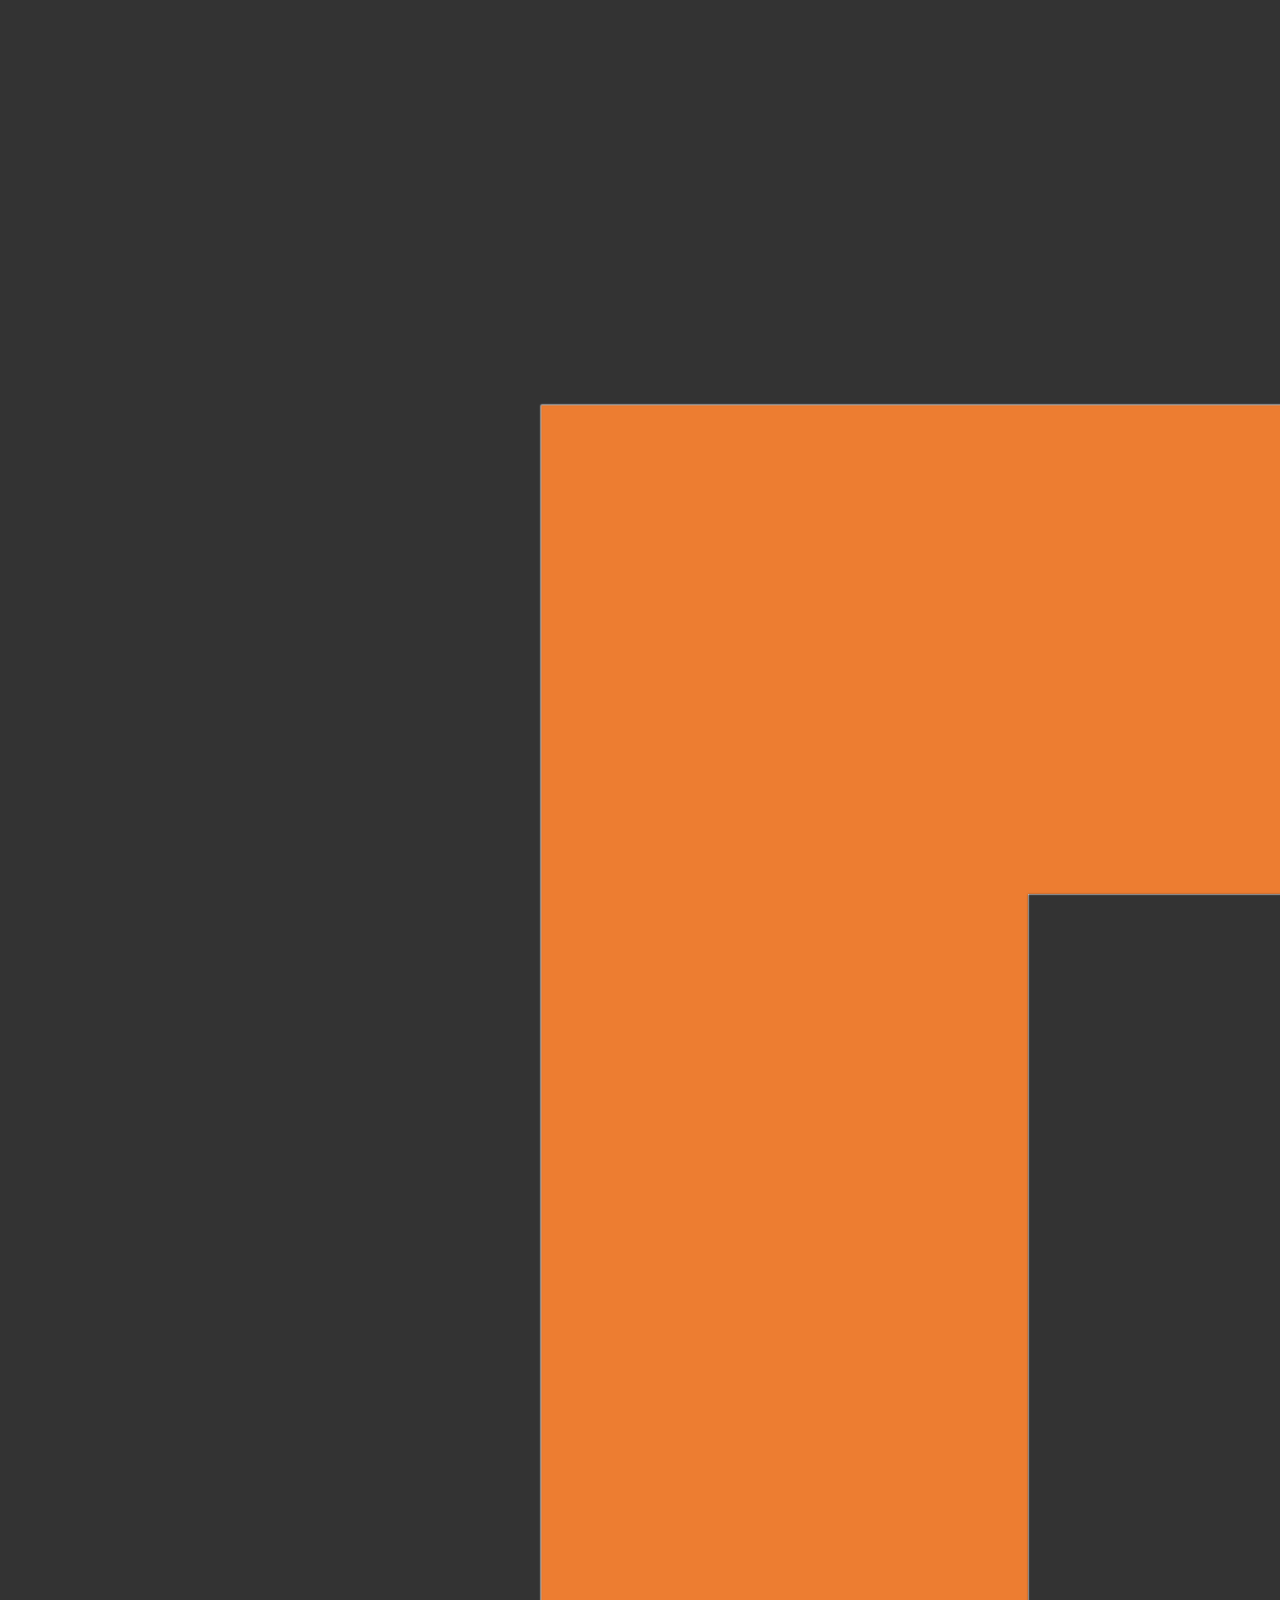
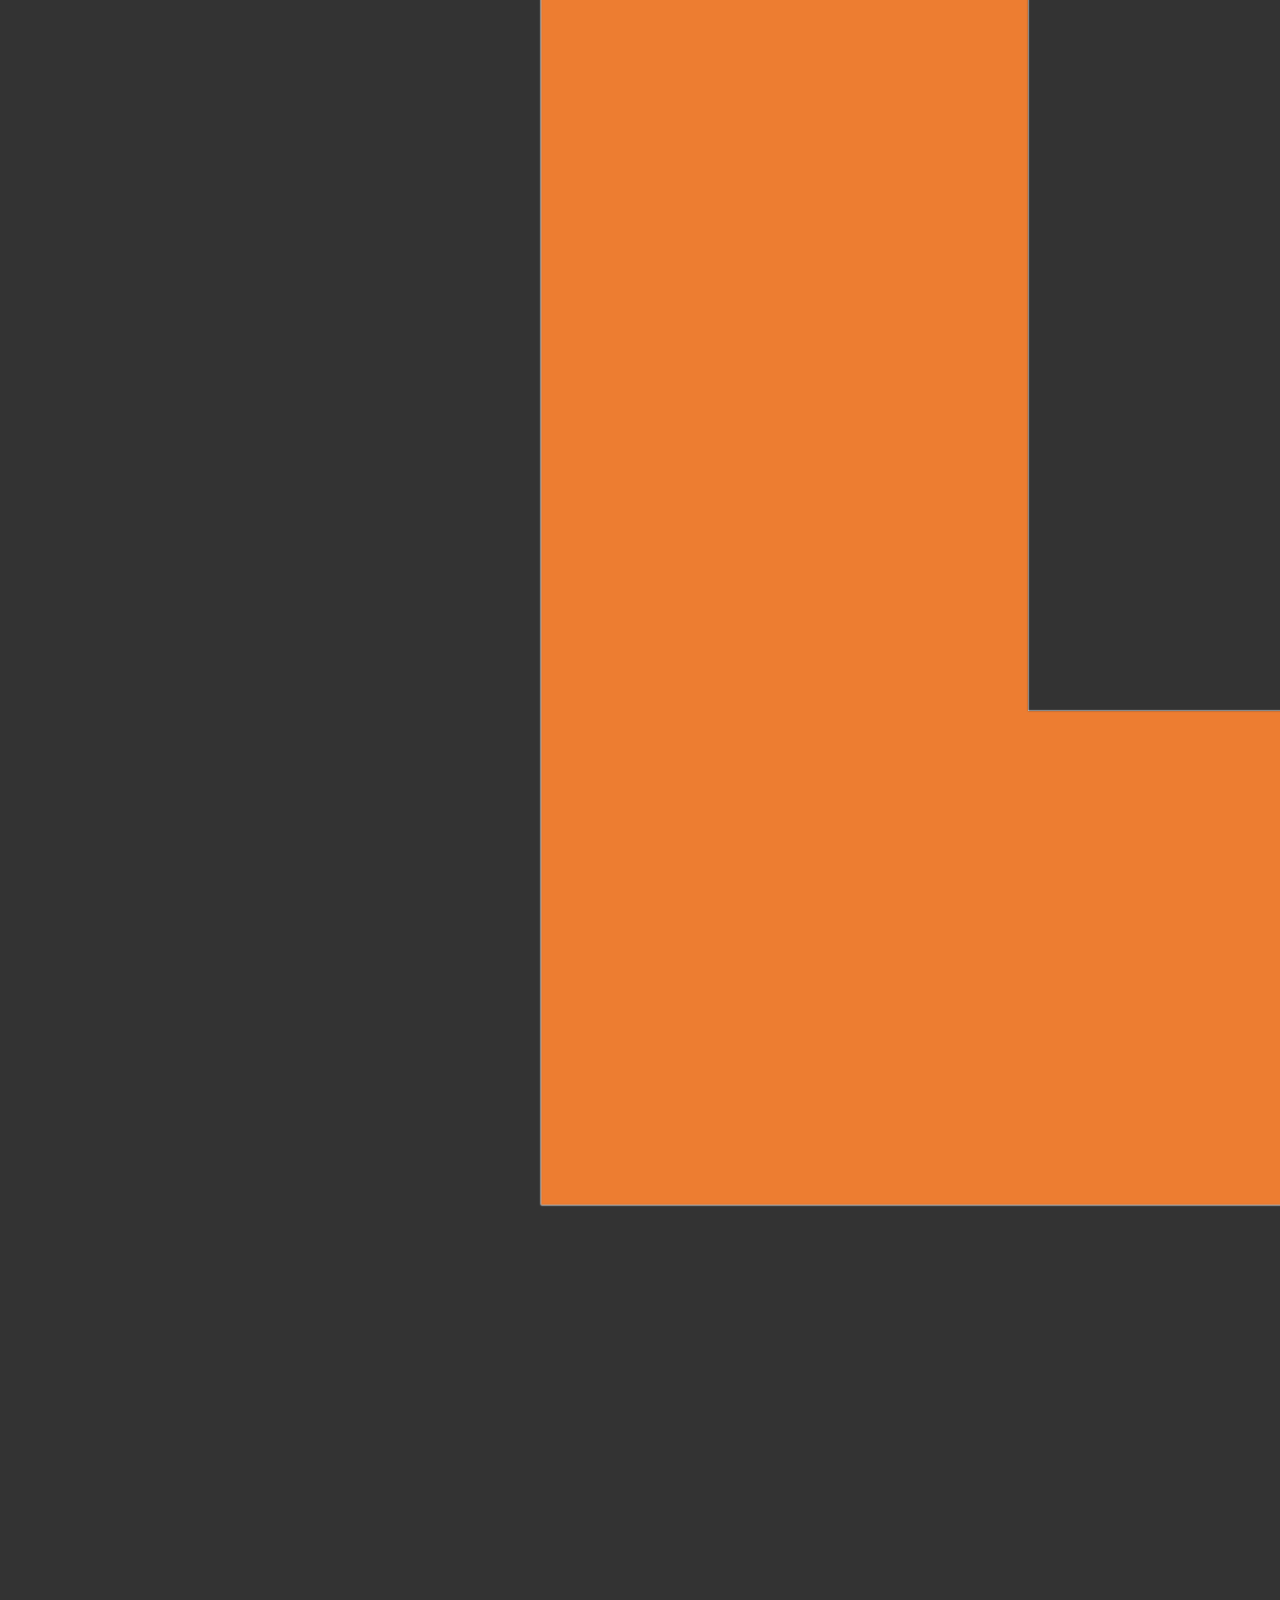
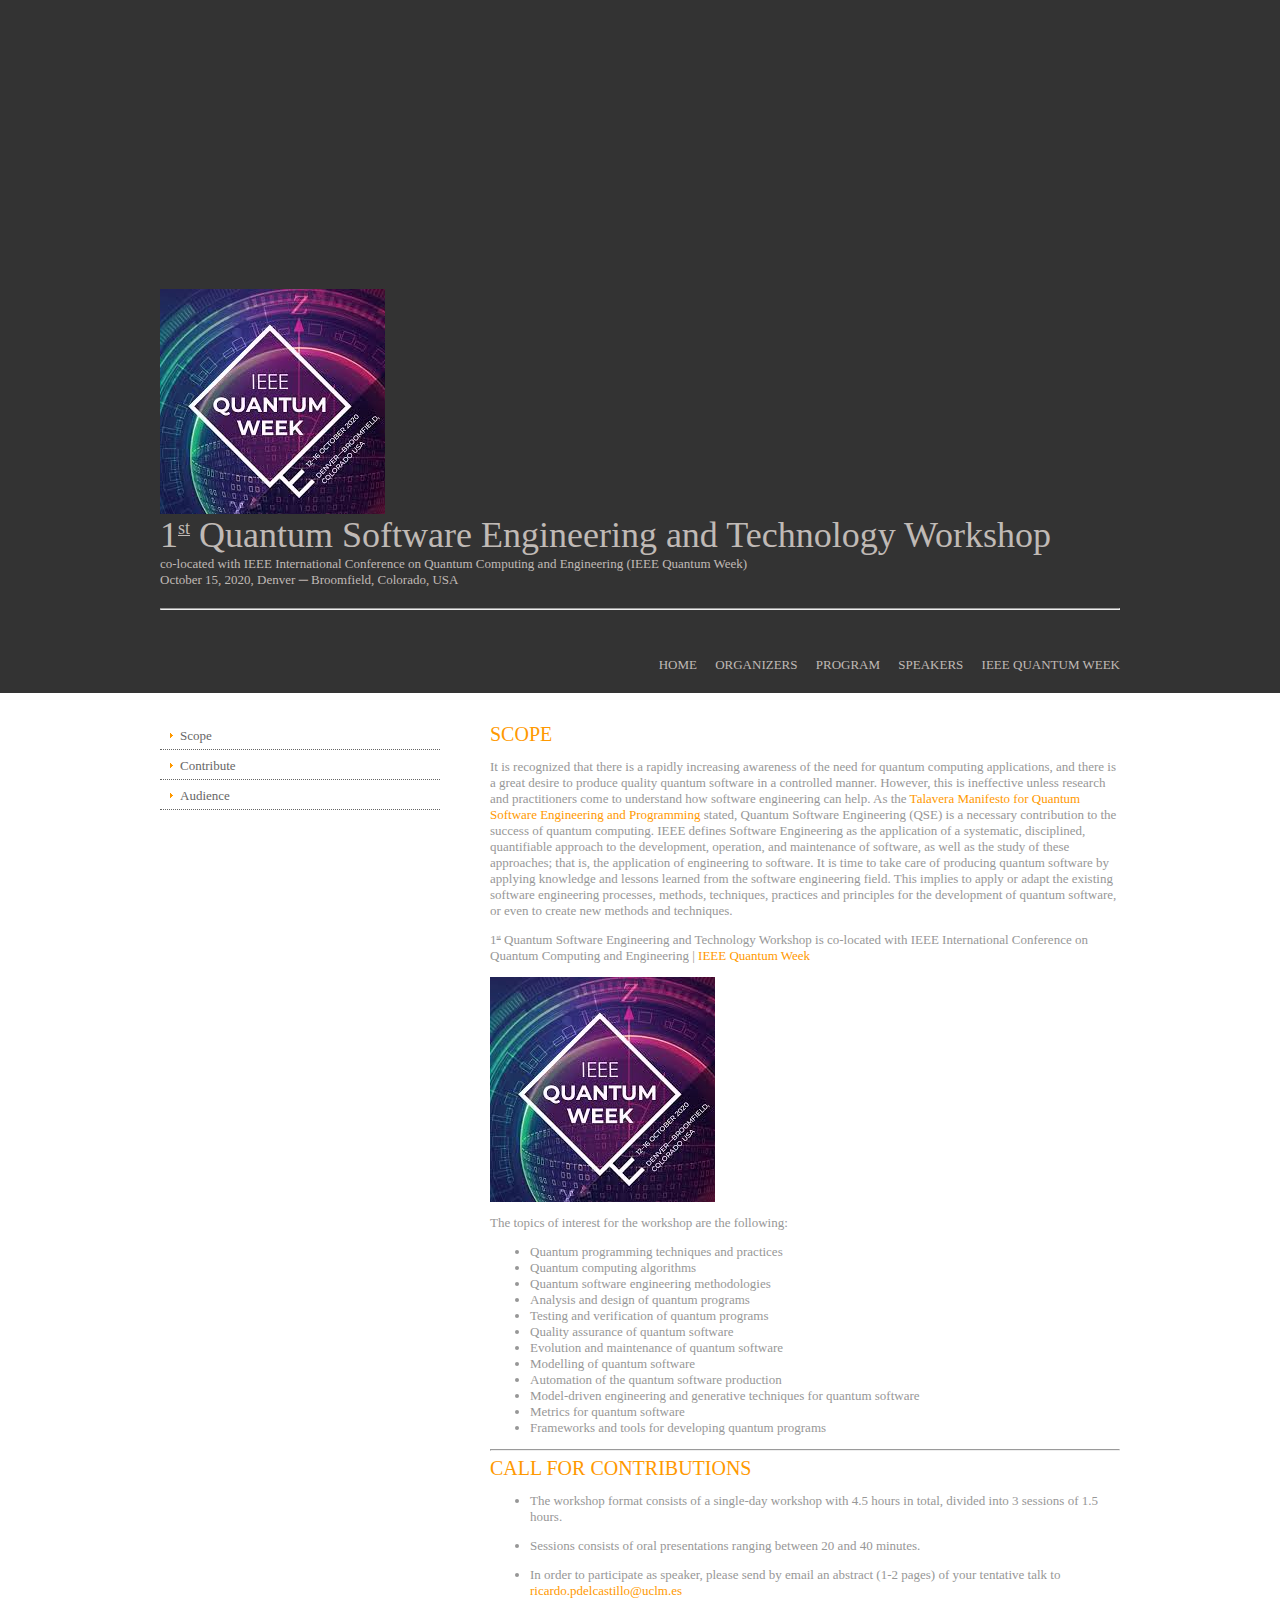
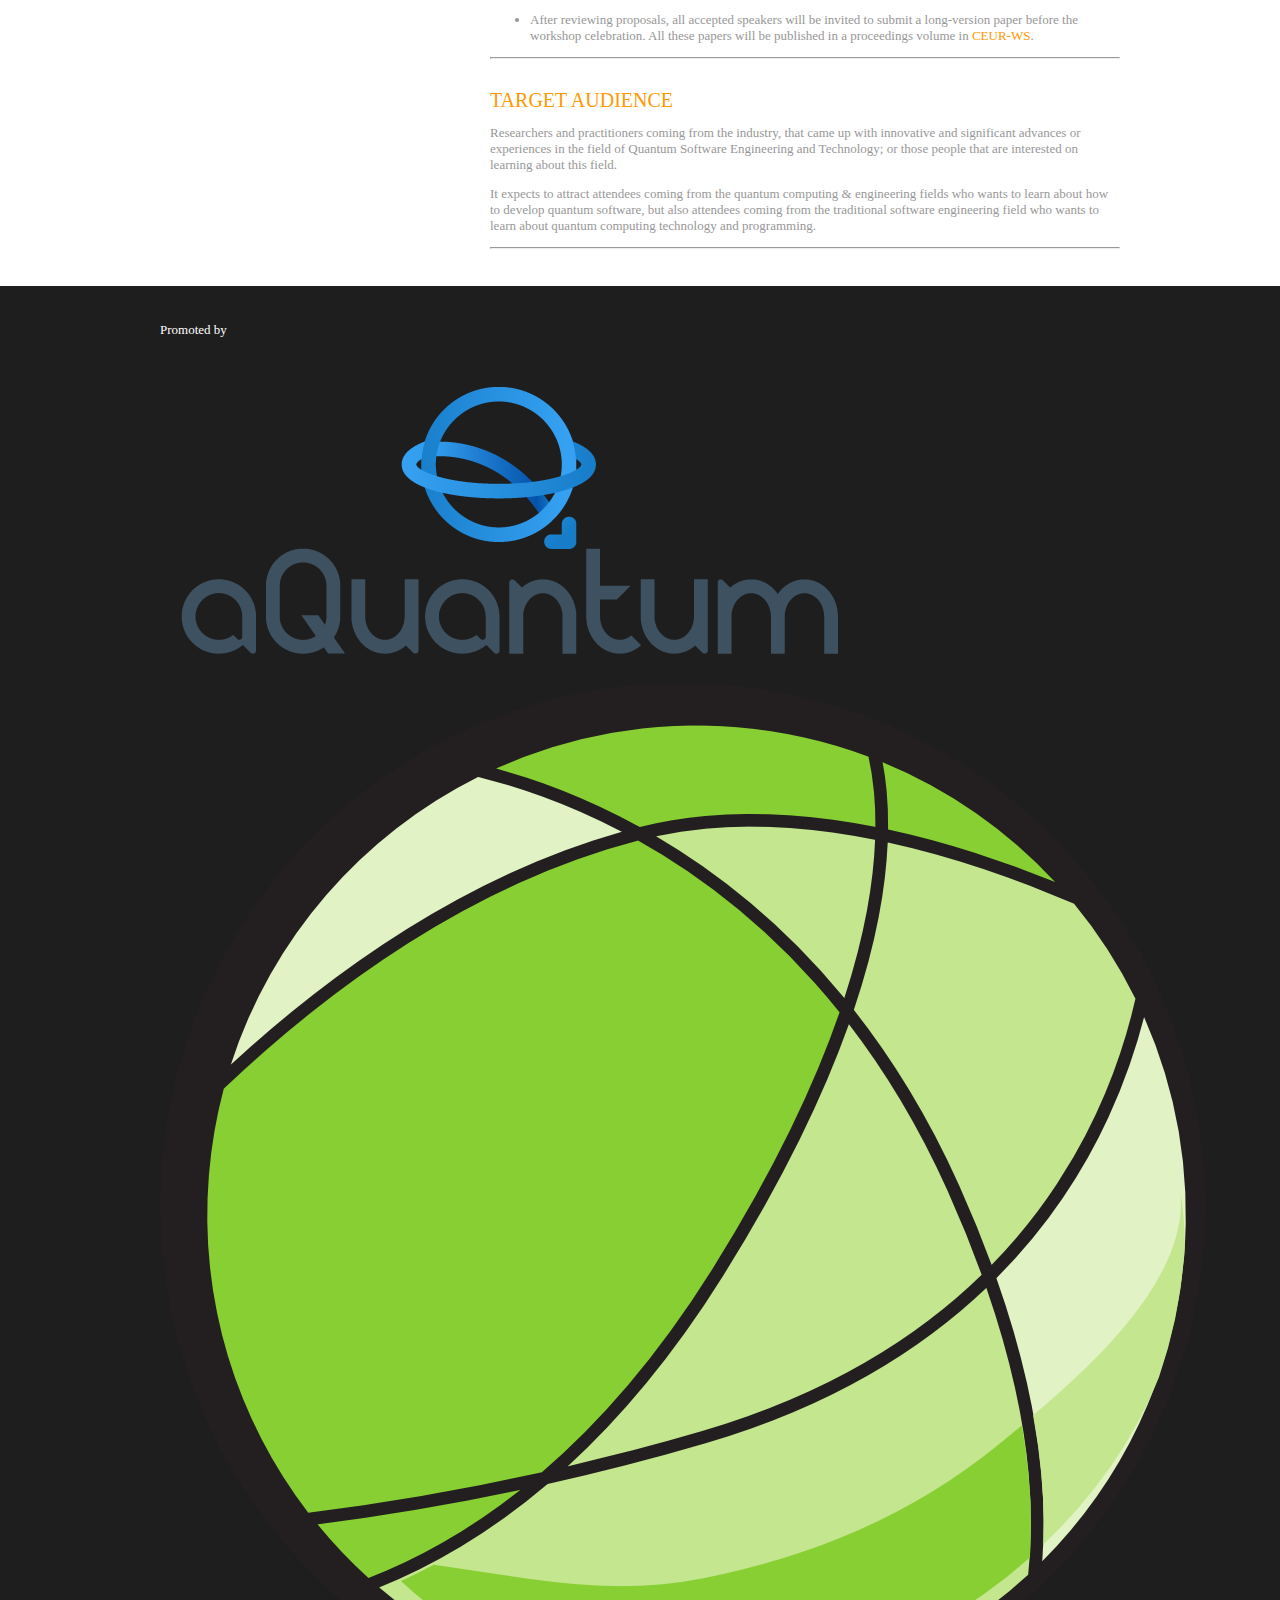
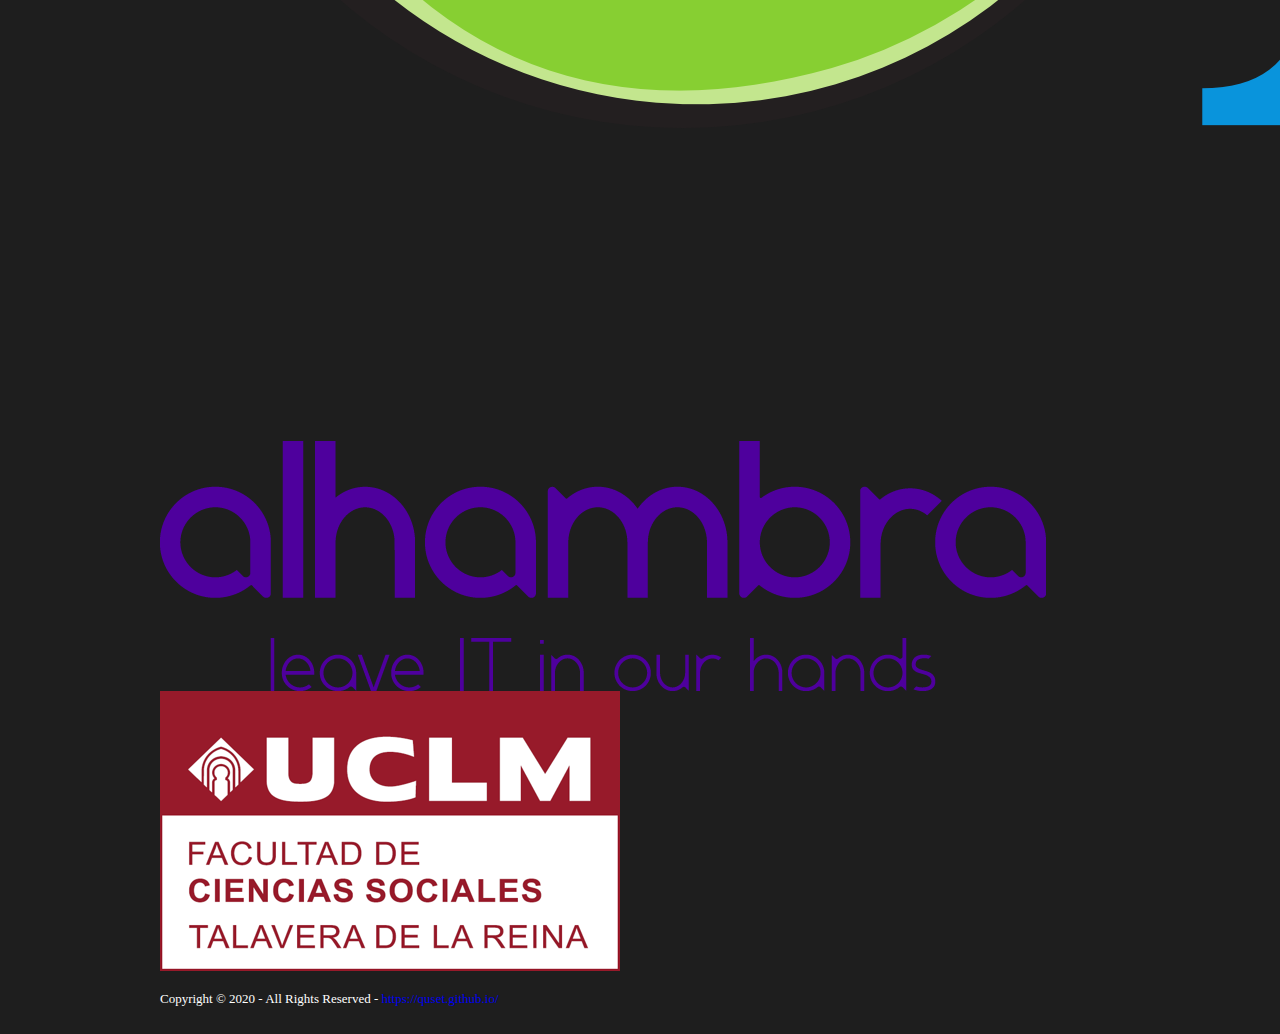
<file: index.html>
<!DOCTYPE html>
<html lang="en" dir="ltr">
<head>
<title>1st Quantum Software Engineering and Technology Workshop</title>
<meta charset="UTF-8">
<link rel="stylesheet" href="styles/layout.css" type="text/css">
<link rel="icon" href="./images/logo/favicon.ico" type="image/x-icon" />
<!--[if lt IE 9]><script src="scripts/html5shiv.js"></script><![endif]-->
</head>
<body>
<div class="wrapper row1">
  <header id="header" class="clear">
    <div id="hgroup">
      <img id="qsetlogo" src="./images/logo/qset-logo.png"/>
      <a href="https://qce.quantum.ieee.org/"><img id="ieeelogo" src="./images/logo/ieeequantumweek.jpg"/></a>
      <h1><a href="./index.html">1<sup style="text-decoration: underline;font-size:50% !important;">st</sup> Quantum Software Engineering and Technology Workshop</a></h1>
      <h2>co-located with IEEE International Conference on Quantum Computing and Engineering (IEEE Quantum Week)</h2>
      <h2>October 15, 2020, Denver ─ Broomfield, Colorado, USA </h2>
    </div>
    <hr/>
    <nav>
      <ul>
        <li><a href="./index.html" class="page_selected">Home</a></li>
        <li><a href="./organizers.html">Organizers</a></li>
        <li><a href="./program.html">Program</a></li>
        <li><a href="./speakers.html">Speakers</a></li>
        <li class="last"><a href="https://qce.quantum.ieee.org/">IEEE Quantum Week</a></li>
      </ul>
    </nav>
    <div class="clear"></div>
  </header>
</div>


<!-- content -->
<div class="wrapper row2">
  <div id="container">
    <!-- content body -->
    <aside id="left_column">
      <nav>
        <ul>
          <li><a href="#scope">Scope</a></li>
          <li><a href="#contribute">Contribute</a></li>
          <li class="last"><a href="#audience">Audience</a></li>
        </ul>
      </nav>
    </aside>
    <!-- main content -->
    <div id="content">
      <!-- section 1 -->
      <section>
        <article id="scope">
          <h2 ><a href="#">Scope</a></h2>
          
          <p>It is recognized that there is a rapidly increasing awareness of the need for quantum computing applications, and there is a great desire 
          to produce quality quantum software in a controlled manner. However, this is ineffective unless research and practitioners come to understand 
          how software engineering can help. As the <a href="https://www.aquantum.es/manifesto/">Talavera Manifesto for Quantum Software Engineering and Programming</a> stated, Quantum Software Engineering (QSE) 
          is a necessary contribution to the success of quantum computing. IEEE defines Software Engineering as the application of a systematic, disciplined, 
          quantifiable approach to the development, operation, and maintenance of software, as well as the study of these approaches; that is, the 
          application of engineering to software. It is time to take care of producing quantum software by applying knowledge and lessons learned from the 
          software engineering field. This implies to apply or adapt the existing software engineering processes, methods, techniques, practices and principles 
          for the development of quantum software, or even to create new methods and techniques.</p>
      	  
      	  <p>1<sup style="text-decoration: underline;font-size:50% !important;">st</sup> Quantum Software Engineering and Technology Workshop</a> is 
      	  co-located with IEEE International Conference on Quantum Computing and Engineering | <a href="https://qce.quantum.ieee.org/" >IEEE Quantum Week</a></p>
      	  <a href="https://qce.quantum.ieee.org/"><img id="ieeelogo" src="./images/logo/ieeequantumweek.jpg"/></a>

      	  <p> The topics of interest for the workshop are the following:</p>
      	  <ul>
			<li>Quantum programming techniques and practices </li>
			<li>Quantum computing algorithms                                                   </li>
			<li>Quantum software engineering methodologies                                     </li>
			<li>Analysis and design of quantum programs                                        </li>
			<li>Testing and verification of quantum programs                                   </li>
			<li>Quality assurance of quantum software                                          </li>
			<li>Evolution and maintenance of quantum software                                  </li>
			<li>Modelling of quantum software                                                  </li>
			<li>Automation of the quantum software production                                  </li>
			<li>Model-driven engineering and generative techniques for quantum software        </li>
			<li>Metrics for quantum software                                                   </li>
			<li>Frameworks and tools for developing quantum programs                           </li>
      	  </ul>
		</article>
		<hr/>
        
        
         <article>
          <h2><a href="#">Call for Contributions</a></h2>
          <ul><li>The workshop format consists of a single-day workshop with 4.5 hours in total, divided into 3 sessions of 1.5 hours.  </li></ul>
          <ul><li>Sessions consists of oral presentations ranging between 20 and 40 minutes. </li></ul>
          <ul><li>In order to participate as speaker, please send by email an abstract (1-2 pages) of your tentative talk to <a href="mailto:ricardo.pdelcastillo@uclm.es">ricardo.pdelcastillo@uclm.es</a> </li></ul> 
          <ul><li>After reviewing proposals, all accepted speakers will be invited to submit a long-version paper before the workshop celebration. All these papers will be published in a proceedings volume in <a href="http://ceur-ws.org/">CEUR-WS</a>.</li></ul>
        </article>
        <hr/>
        
      </section>

      <section id="contribute" class="last clear">
       <article id="audience">
          <h2 ><a href="#">Target Audience</a></h2>
          <p> Researchers and practitioners coming from the industry, that came up with innovative 
          and significant advances or experiences in the field of Quantum Software Engineering and Technology; or those people that are interested on learning 
          about this field. </p>
          <p>It expects to attract attendees coming from the quantum computing & engineering fields who wants to learn about how to 
          develop quantum software, but also attendees coming from the traditional software engineering field who wants to learn about 
          quantum computing technology and programming.</p>
        </article>
        <hr/>
       
       
      </section>
    </div>
    <!-- / content body -->
    <div class="clear"></div>
  </div>
</div>


<!-- footer -->
<div class="wrapper row3">
 <br/>
</div>
<div class="wrapper row4">
  <footer id="footer">
  	<div>
  		<p>Promoted by</p>
	  	<a href="https://www.aquantum.es/"><img src="./images/logo/aquantum.png"></a>
	    <a href="http://alarcos.esi.uclm.es/"><img src="./images/logo/alarcos.png"></a>
	    <a href="https://www.alhambrait.com/"><img src="./images/logo/alhambra.png"></a>
	    <a href="https://www.uclm.es/es/toledo/fcsociales/grado-informatica/"><img src="./images/logo/uclm.png"></a>
  	</div>
    <p >Copyright &copy; 2020 - All Rights Reserved - <a href="#">https://quset.github.io/</a></p>
    
    <div class="clear"></div>
  </footer>
</div>
</body>
</html>
</file>
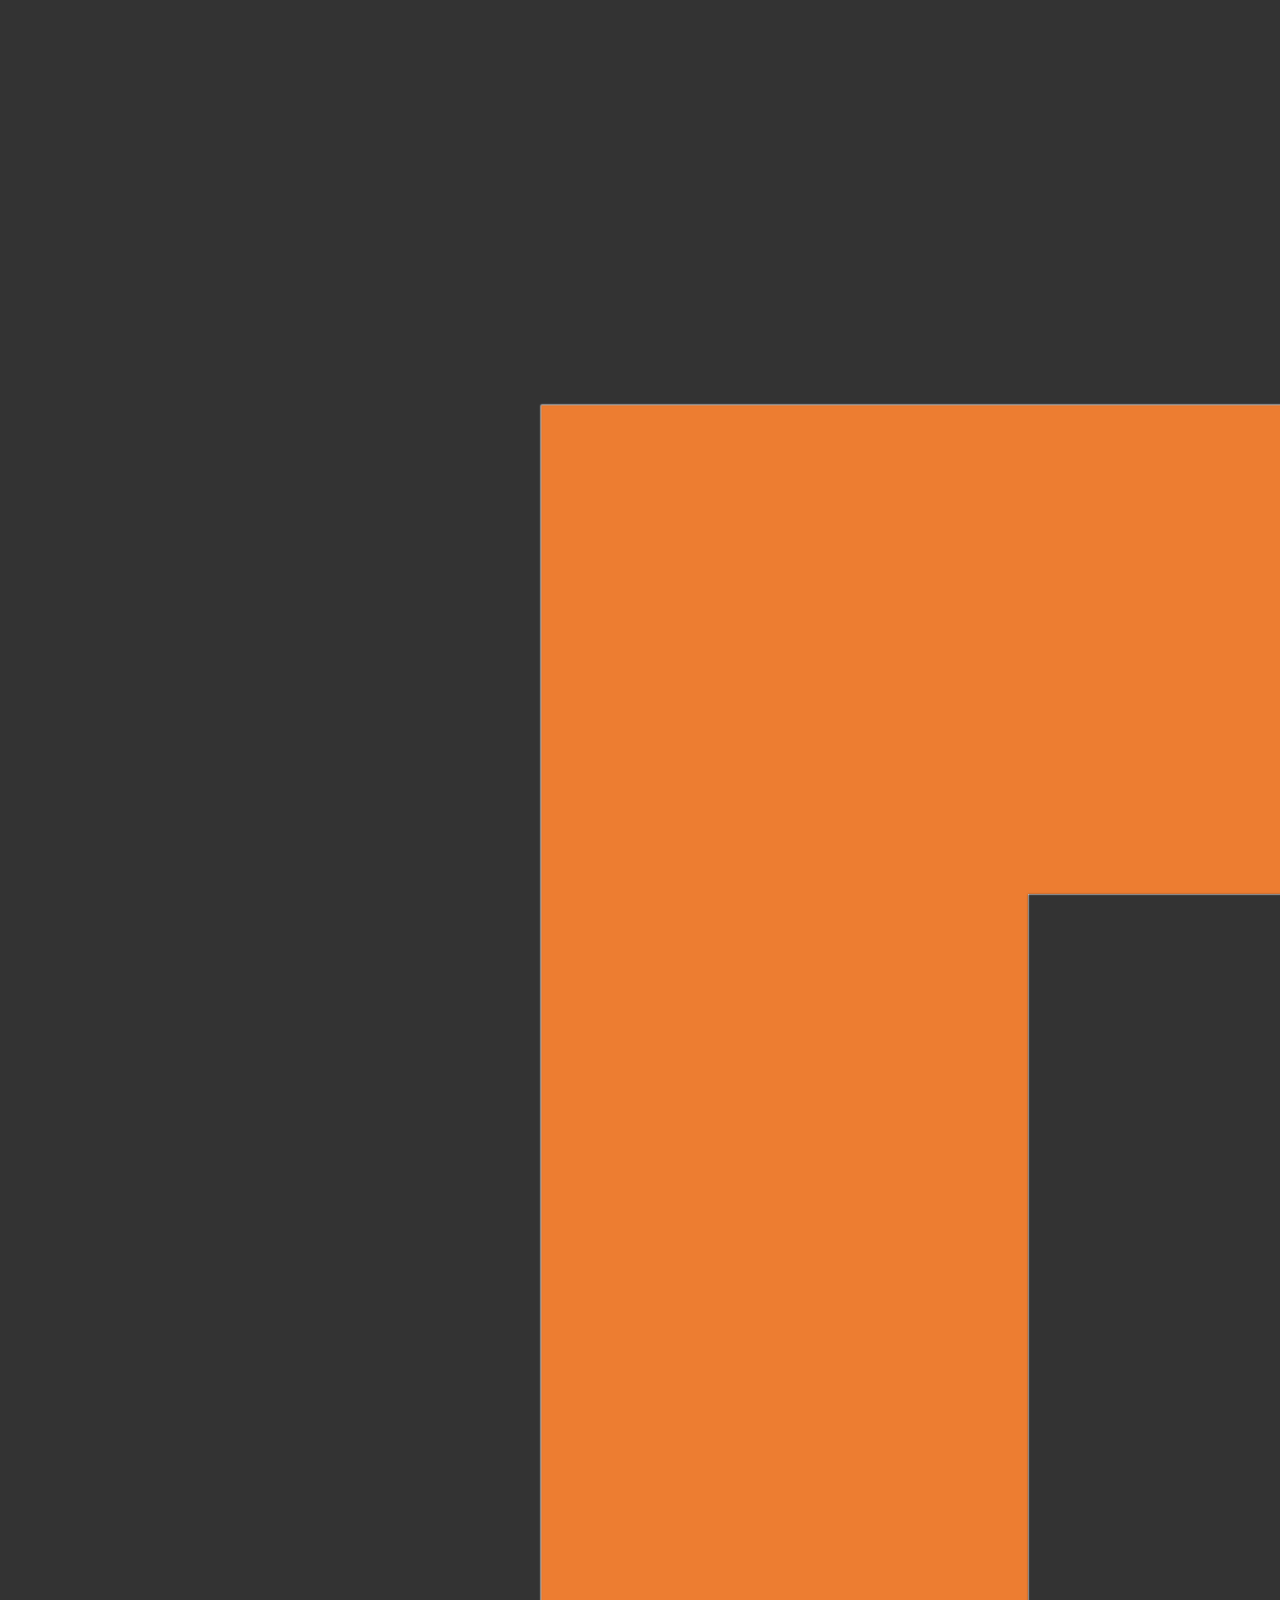
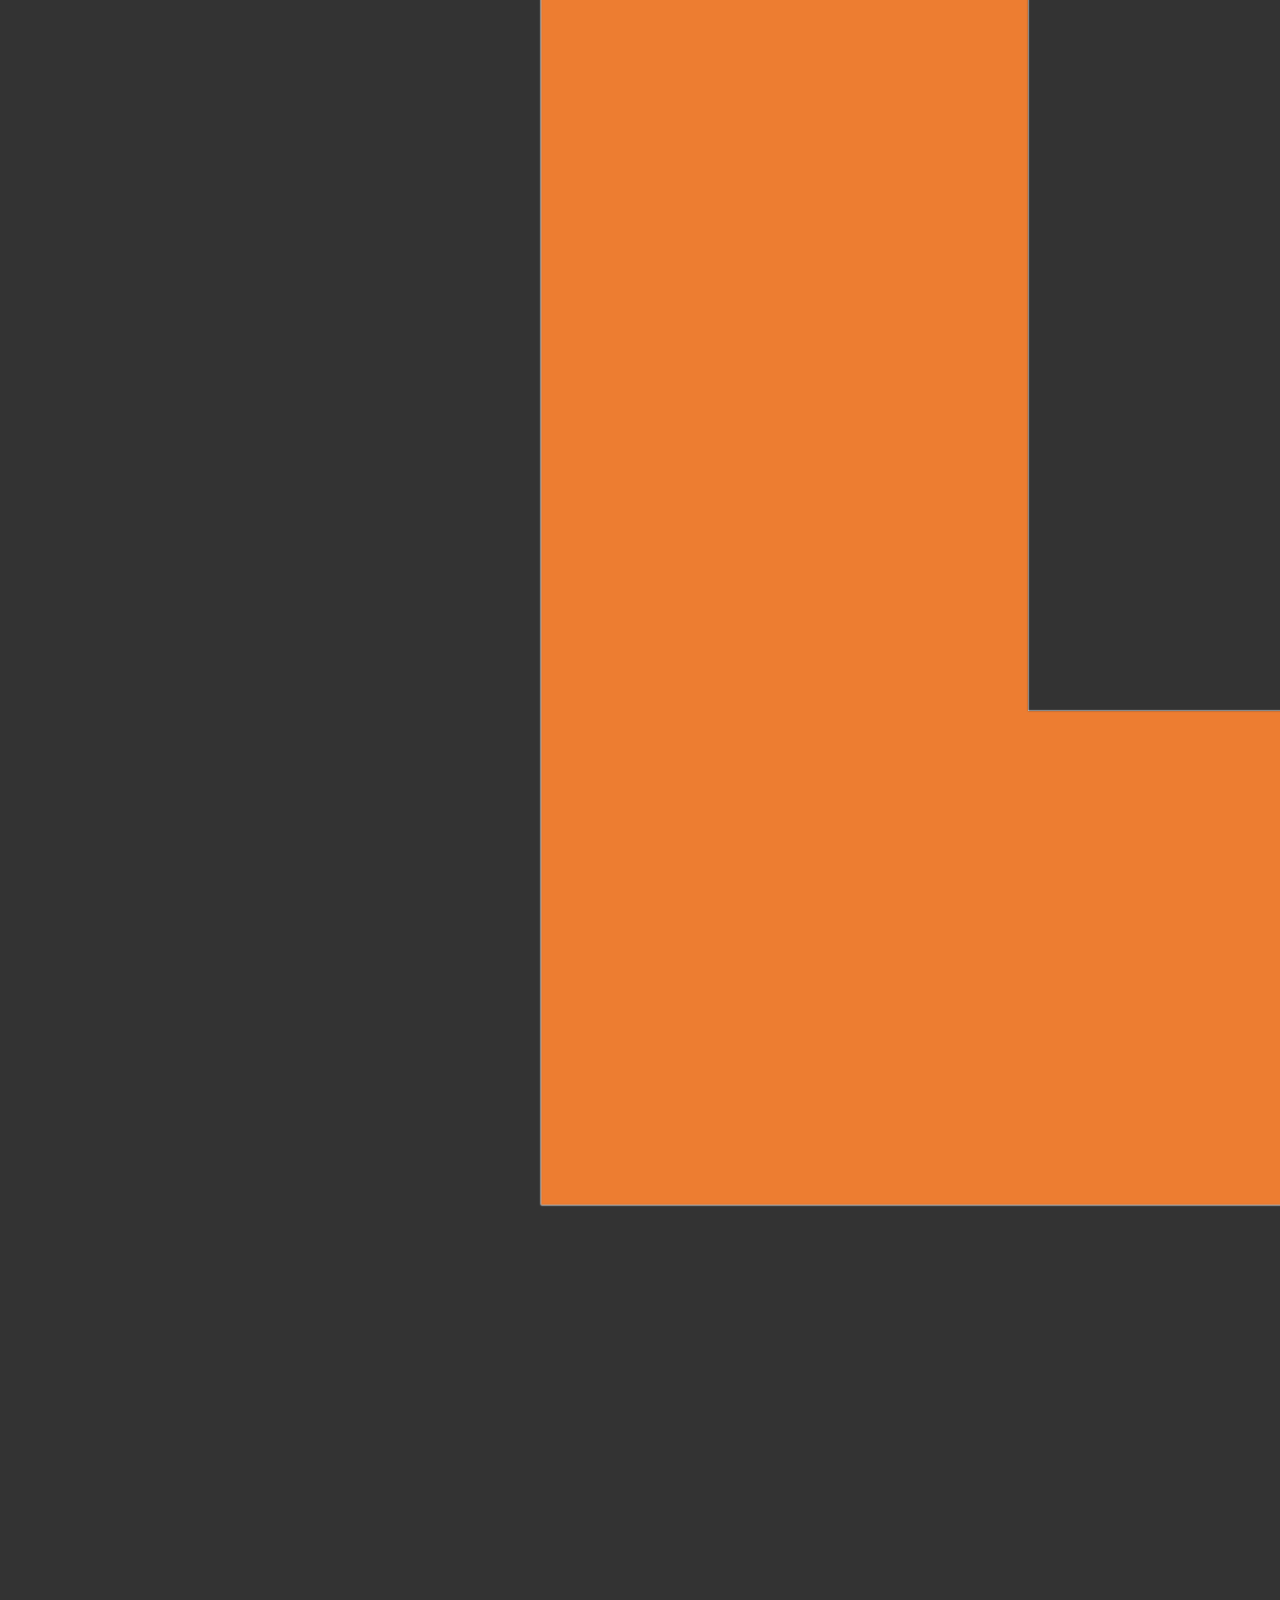
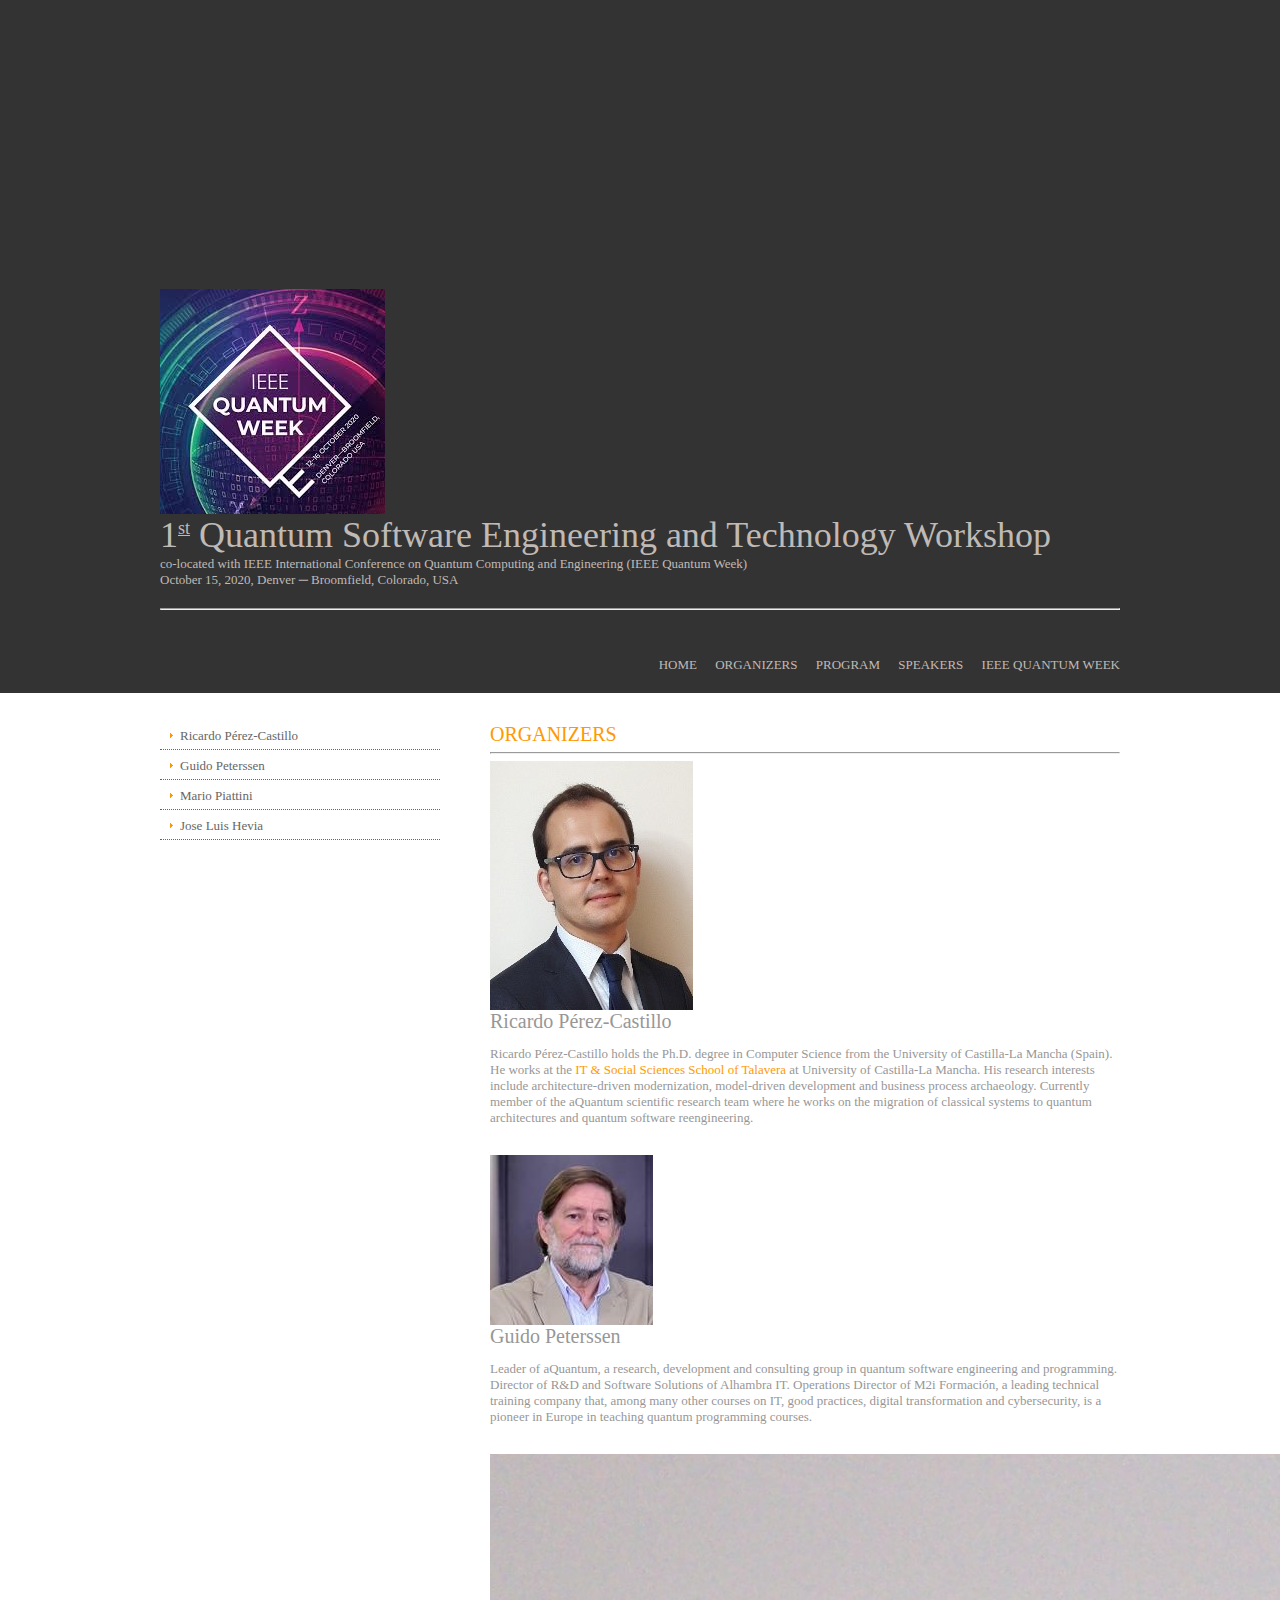
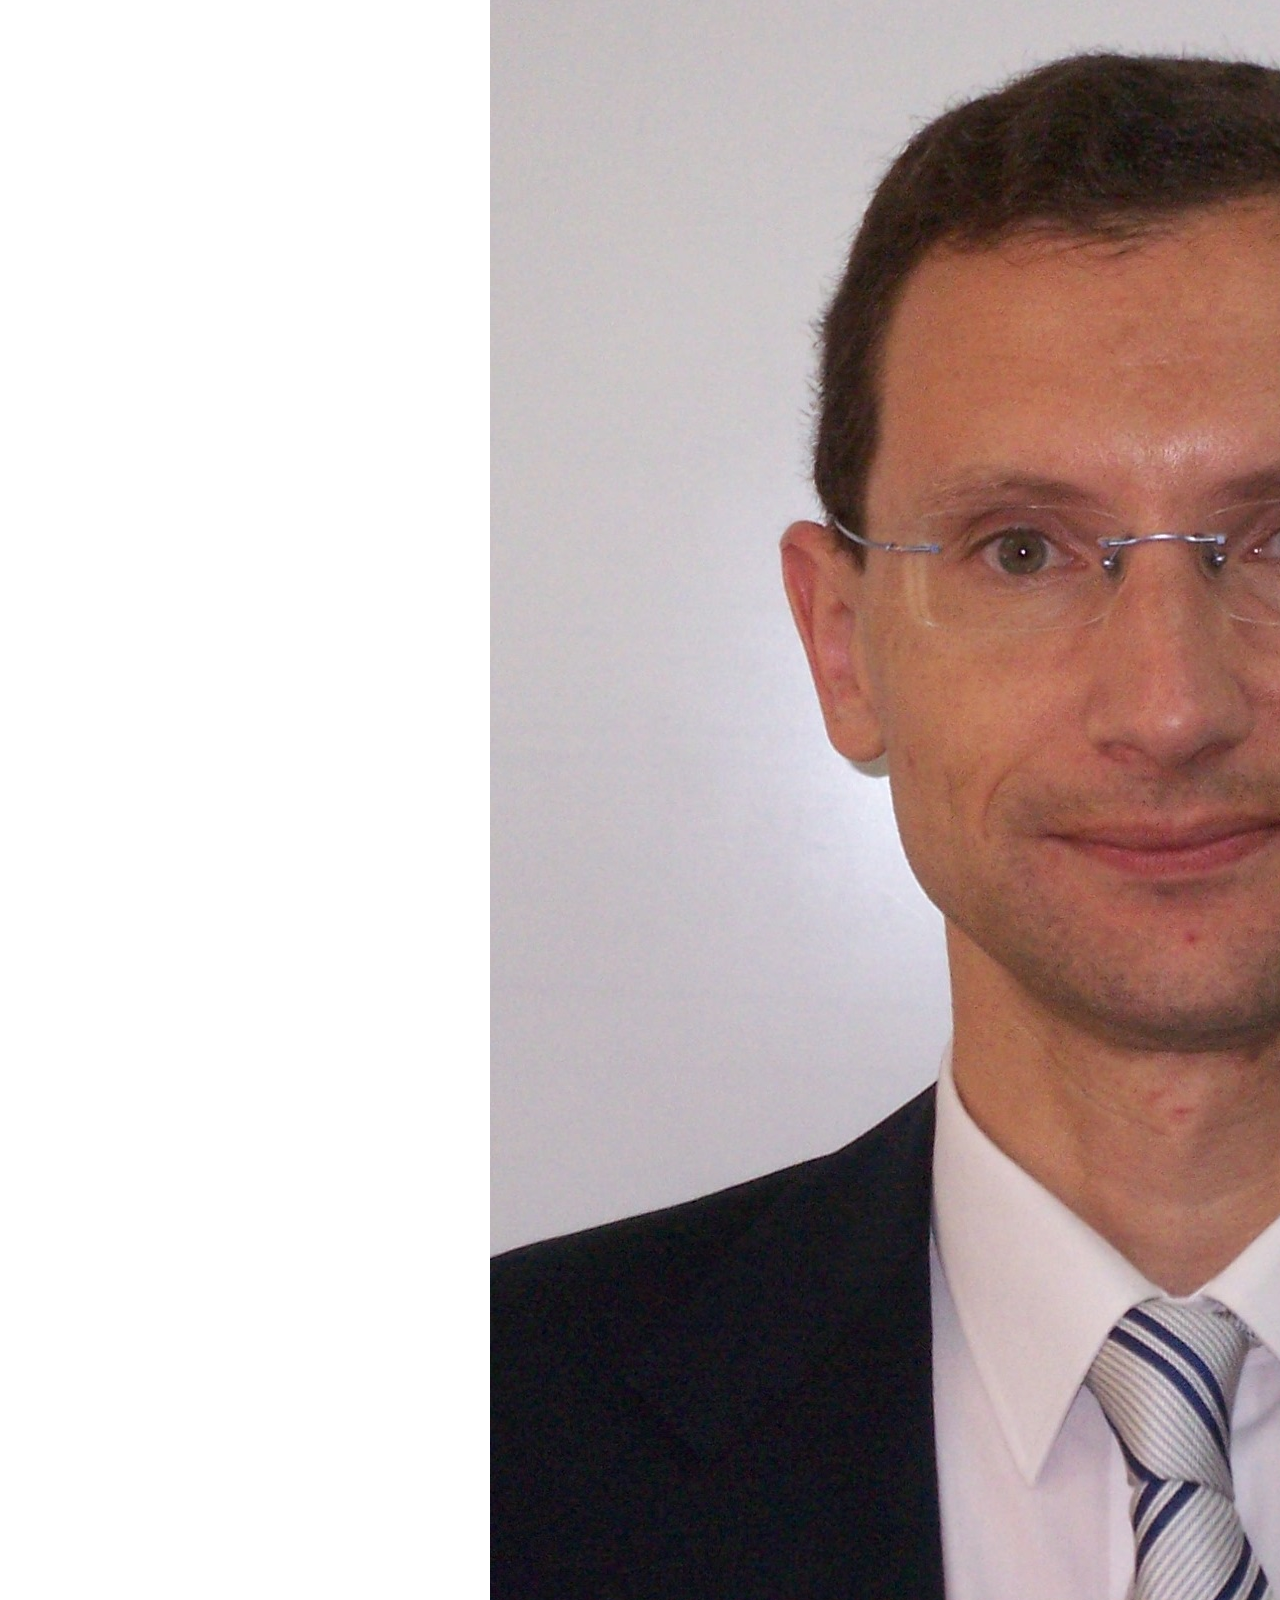
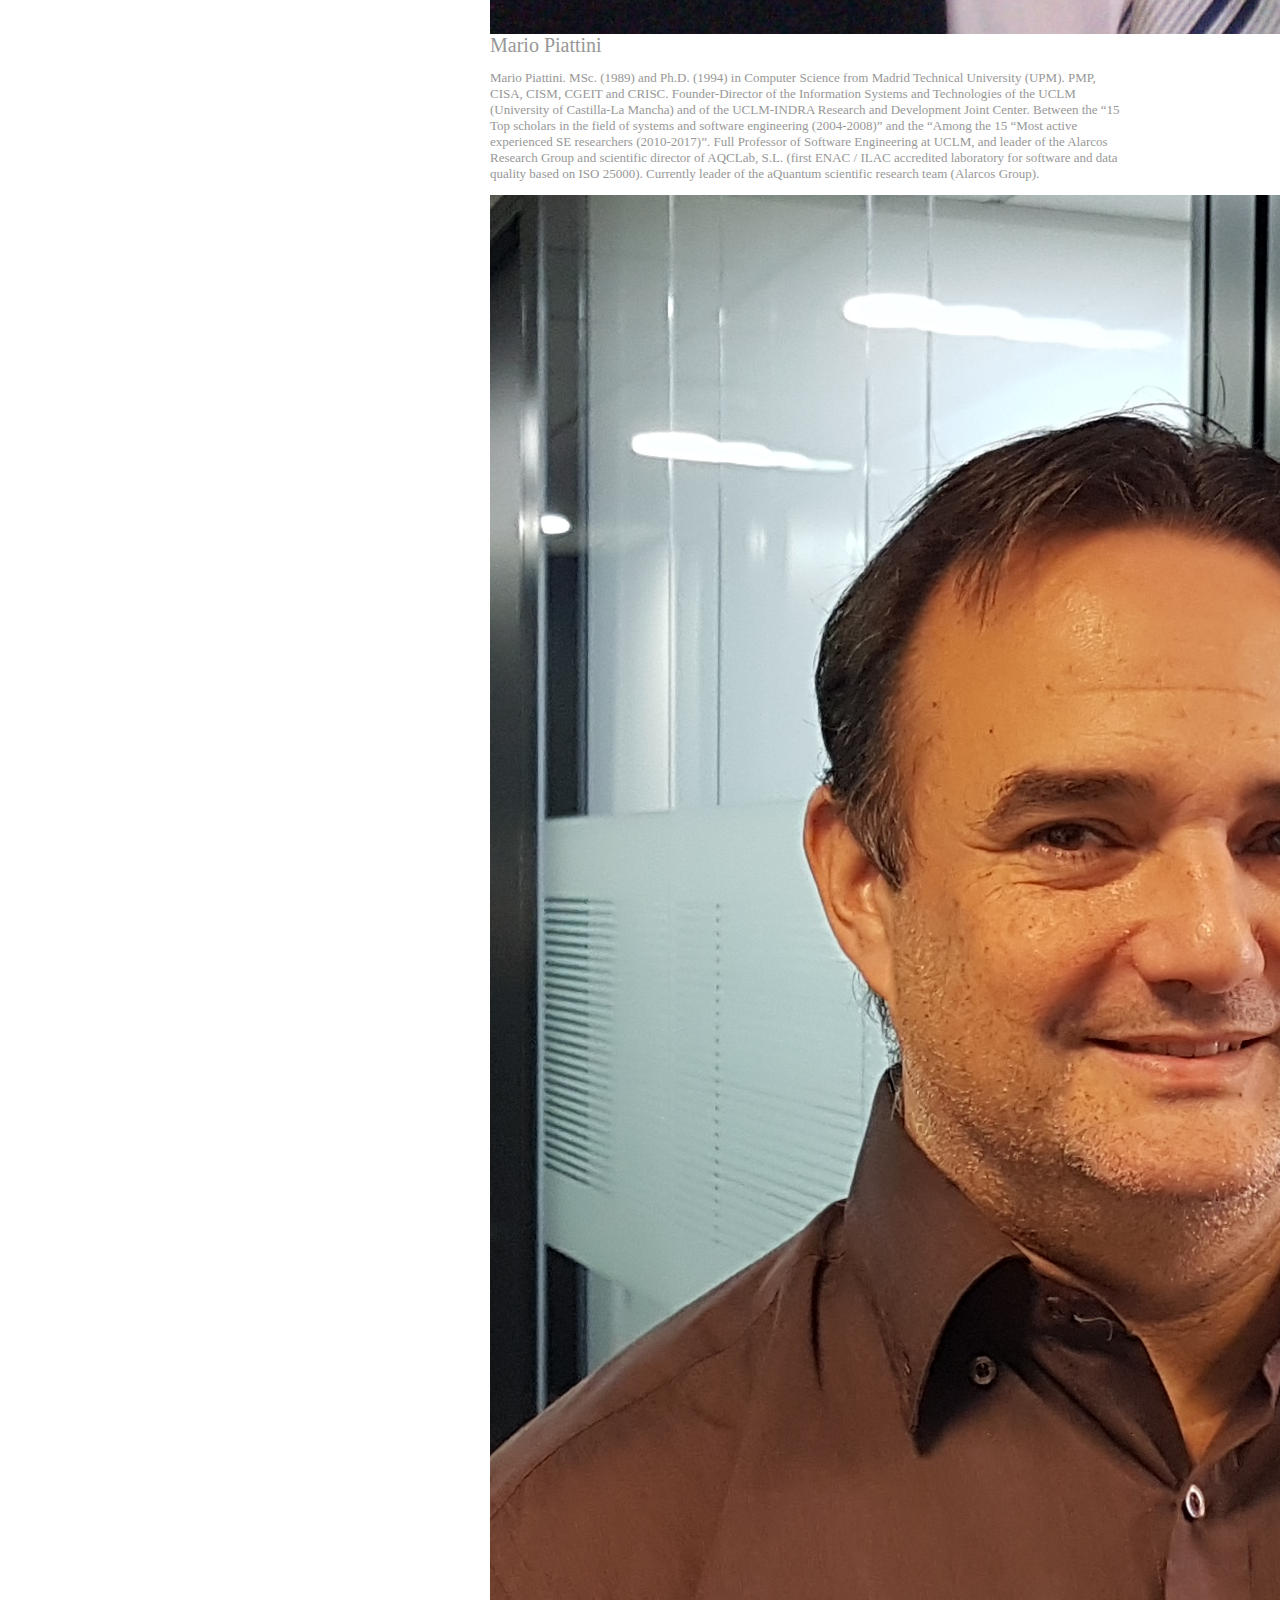
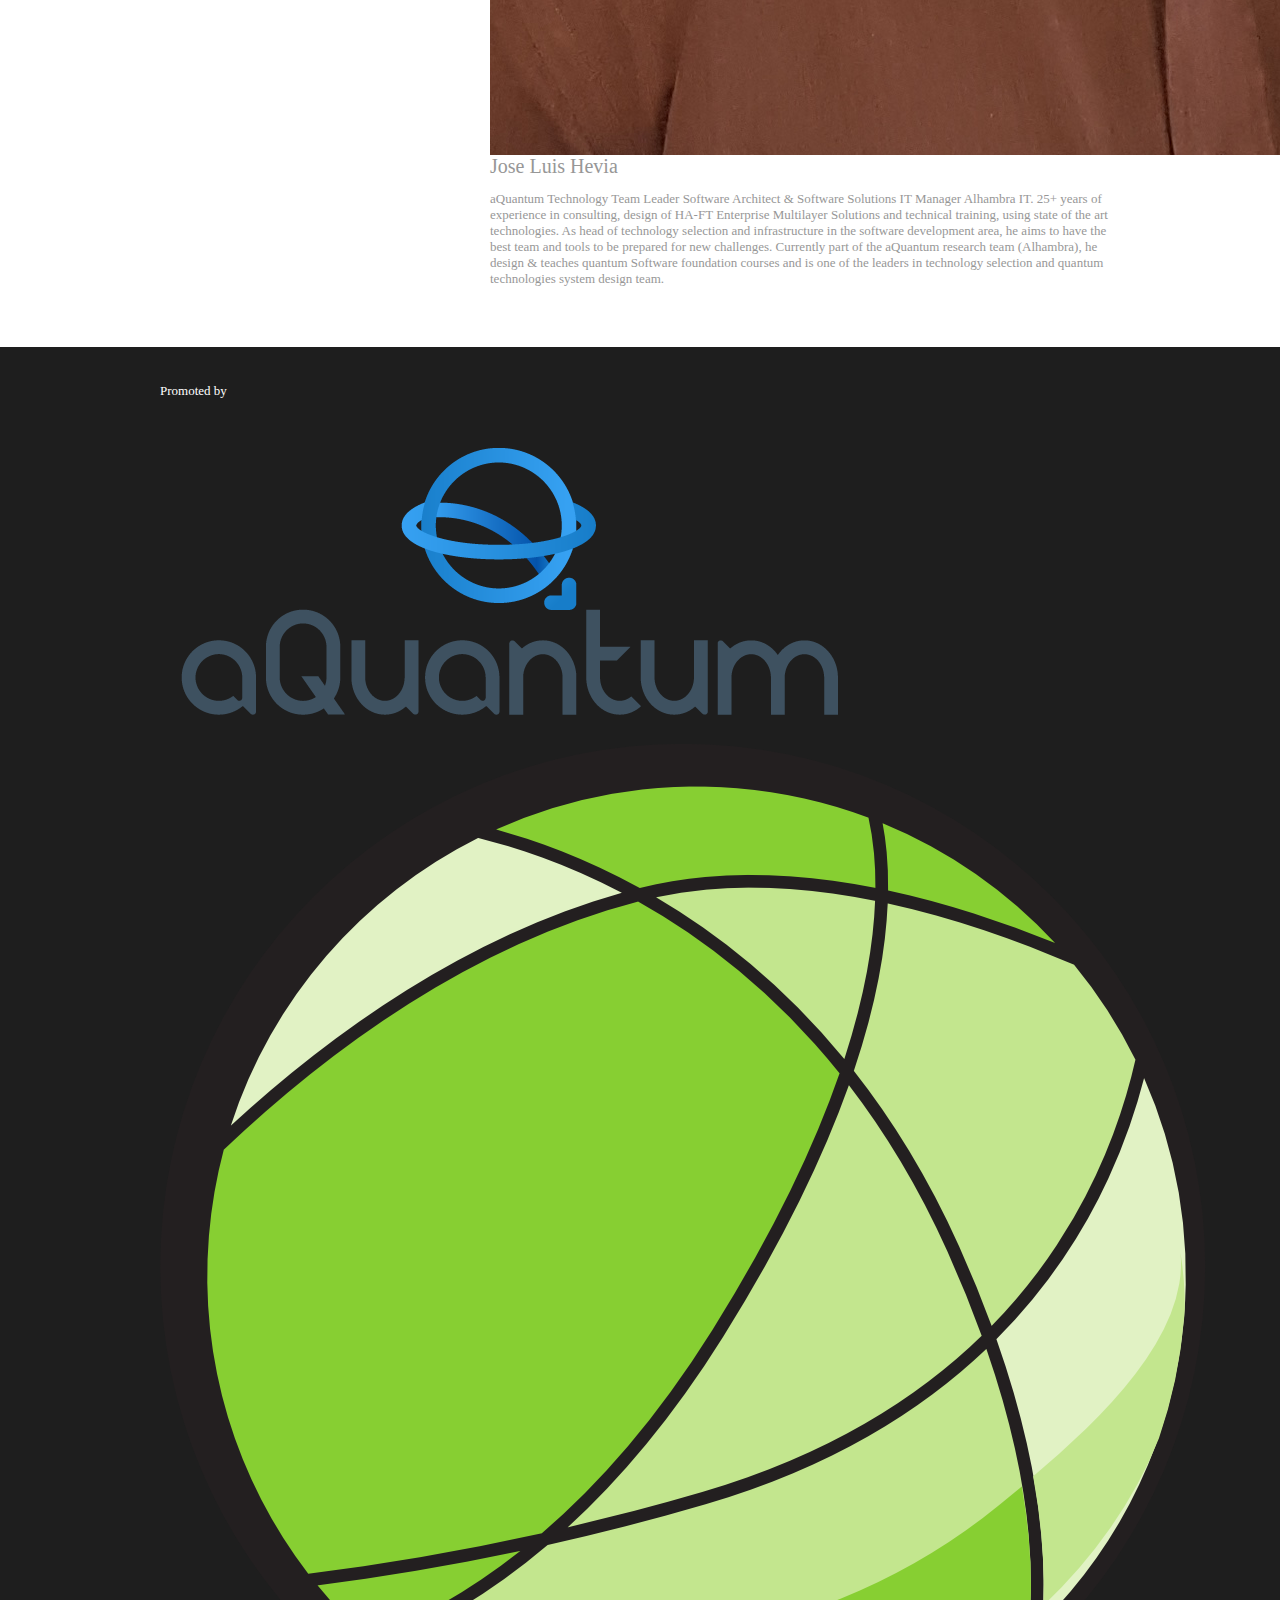
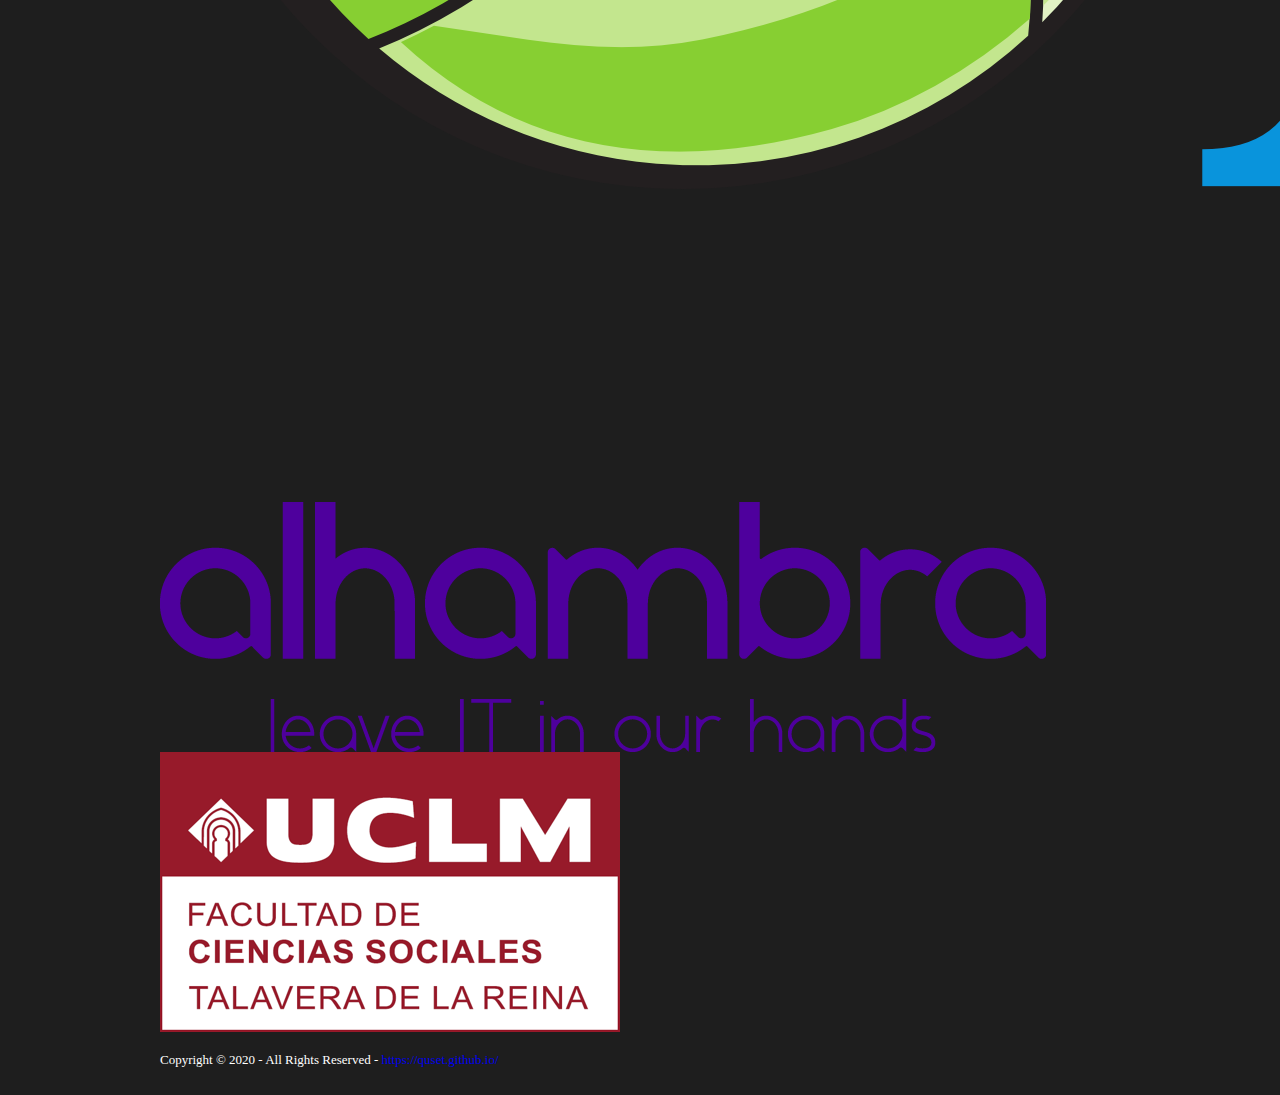
<file: organizers.html>
<!DOCTYPE html>
<html lang="en" dir="ltr">
<head>
<title>1st Quantum Software Engineering and Technology Workshop</title>
<meta charset="UTF-8">
<link rel="stylesheet" href="styles/layout.css" type="text/css">
<link rel="icon" href="./images/logo/favicon.ico" type="image/x-icon" />
<!--[if lt IE 9]><script src="scripts/html5shiv.js"></script><![endif]-->
</head>
<body>
<div class="wrapper row1">
  <header id="header" class="clear">
   <div id="hgroup">
      <img id="qsetlogo" src="./images/logo/qset-logo.png"/>
      <a href="https://qce.quantum.ieee.org/"><img id="ieeelogo" src="./images/logo/ieeequantumweek.jpg"/></a>
      <h1><a href="./index.html">1<sup style="text-decoration: underline;font-size:50% !important;">st</sup> Quantum Software Engineering and Technology Workshop</a></h1>
      <h2>co-located with IEEE International Conference on Quantum Computing and Engineering (IEEE Quantum Week)</h2>
      <h2>October 15, 2020, Denver ─ Broomfield, Colorado, USA </h2>
    </div>
    <hr/>
    <nav>
      <ul>
        <li><a href="./index.html">Home</a></li>
        <li><a href="./organizers.html" class="page_selected">Organizers</a></li>
        <li><a href="./program.html">Program</a></li>
        <li><a href="./speakers.html">Speakers</a></li>
        <li class="last"><a href="https://qce.quantum.ieee.org/">IEEE Quantum Week</a></li>
      </ul>
    </nav>
    <div class="clear"></div>
  </header>
</div>


<!-- content -->
<div class="wrapper row2">
  <div id="container">
    <!-- content body -->
    <aside id="left_column">
      <nav>
        <ul>
          <li><a href="#org1">Ricardo Pérez-Castillo</a></li>
          <li><a href="#org3">Guido Peterssen</a></li>
          <li><a href="#org2">Mario Piattini</a></li>
          <li class="last"><a href="#org4">Jose Luis Hevia</a></li>
        </ul>
      </nav>
    </aside>
    <!-- main content -->
    <div id="content">
      <!-- section 1 -->
      <section id="organizers">
        <article>
	      	 <h2><a>Organizers</a></h1>
	      	 <hr/>
        </article>
        <article id="org1"><img class="organizer" src="images/organizers/ricardo.jpg" alt="">
          <h3>Ricardo Pérez-Castillo</h3>
          <p>Ricardo Pérez-Castillo holds the Ph.D. degree in Computer Science from the University of Castilla-La Mancha (Spain). He works at the <a href="https://www.uclm.es/es/toledo/fcsociales">IT & Social Sciences School of Talavera</a> at University of Castilla-La Mancha. His research interests include architecture-driven modernization, model-driven development and business process archaeology. Currently member of the aQuantum scientific research team where he works on the migration of classical systems to quantum architectures and quantum software reengineering.</p>
        </article>
        
        <br/>

        <article id="org3"><img class="organizer" src="images/organizers/guido.jpg" alt="">
          <h3>Guido Peterssen</h3>
          <p>Leader of aQuantum, a research, development and consulting group in quantum software engineering and programming. Director of R&D and Software Solutions of Alhambra IT. Operations Director of M2i Formación, a leading technical training company that, among many other courses on IT, good practices, digital transformation and cybersecurity, is a pioneer in Europe in teaching quantum programming courses.</p>
        </article>
                
        <br/>
        
        <article id="org2"><img class="organizer" src="images/organizers/mario.jpg" alt="">
          <h3>Mario Piattini</h3>
          <p>Mario Piattini. MSc. (1989) and Ph.D. (1994) in Computer Science from Madrid Technical University (UPM). PMP, CISA, CISM, CGEIT and CRISC. Founder-Director of the Information Systems and Technologies of the UCLM (University of Castilla-La Mancha) and of the UCLM-INDRA Research and Development Joint Center. Between the “15 Top scholars in the field of systems and software engineering (2004-2008)” and the “Among the 15 “Most active experienced SE researchers (2010-2017)”. Full Professor of Software Engineering at UCLM, and leader of the Alarcos Research Group and scientific director of AQCLab, S.L. (first ENAC / ILAC accredited laboratory for software and data quality based on ISO 25000). Currently leader of the aQuantum scientific research team (Alarcos Group).</p>
        </article>     
        
        <article id="org4"><img class="organizer" src="images/organizers/pepe.png" alt="">
          <h3>Jose Luis Hevia</h3>
          <p>aQuantum Technology Team Leader Software Architect & Software Solutions IT Manager Alhambra IT. 25+ years of experience in consulting, design of HA-FT Enterprise Multilayer Solutions and technical training, using state of the art technologies. As head of technology selection and infrastructure in the software development area, he aims to have the best team and tools to be prepared for new challenges. Currently part of the aQuantum research team (Alhambra), he design & teaches quantum Software foundation courses and is one of the leaders in technology selection and quantum technologies system design team.</p>
        </article>
      </section>
    </div>
    <!-- / content body -->
    <div class="clear"></div>
  </div>
</div>



<!-- footer -->
<div class="wrapper row3">
 <br/>
</div>
<div class="wrapper row4">
  <footer id="footer">
  	<div>
  		<p>Promoted by</p>
	  	<a href="https://www.aquantum.es/"><img src="./images/logo/aquantum.png"></a>
	    <a href="http://alarcos.esi.uclm.es/"><img src="./images/logo/alarcos.png"></a>
	    <a href="https://www.alhambrait.com/"><img src="./images/logo/alhambra.png"></a>
	    <a href="https://www.uclm.es/es/toledo/fcsociales/grado-informatica/"><img src="./images/logo/uclm.png"></a>
  	</div>
    <p >Copyright &copy; 2020 - All Rights Reserved - <a href="#">https://quset.github.io/</a></p>
    
    <div class="clear"></div>
  </footer>
</div>
</body>
</html>
</file>
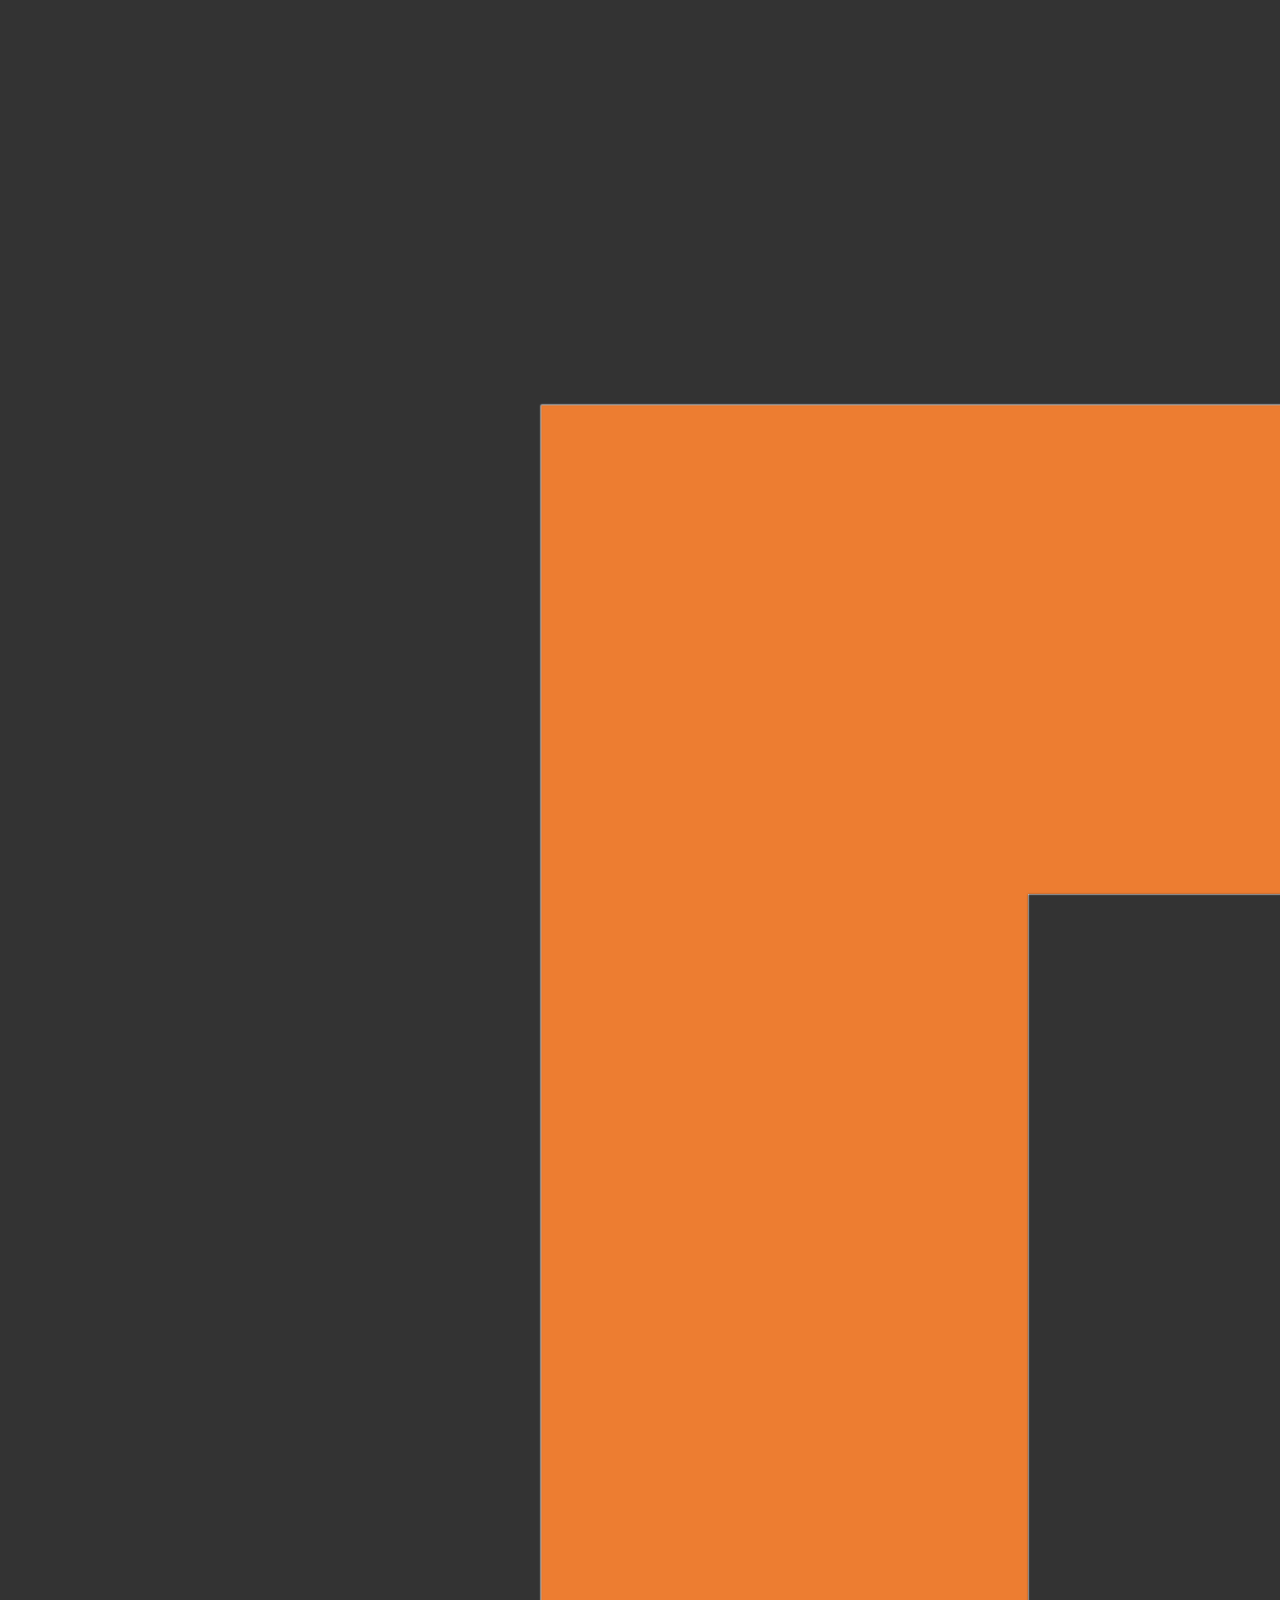
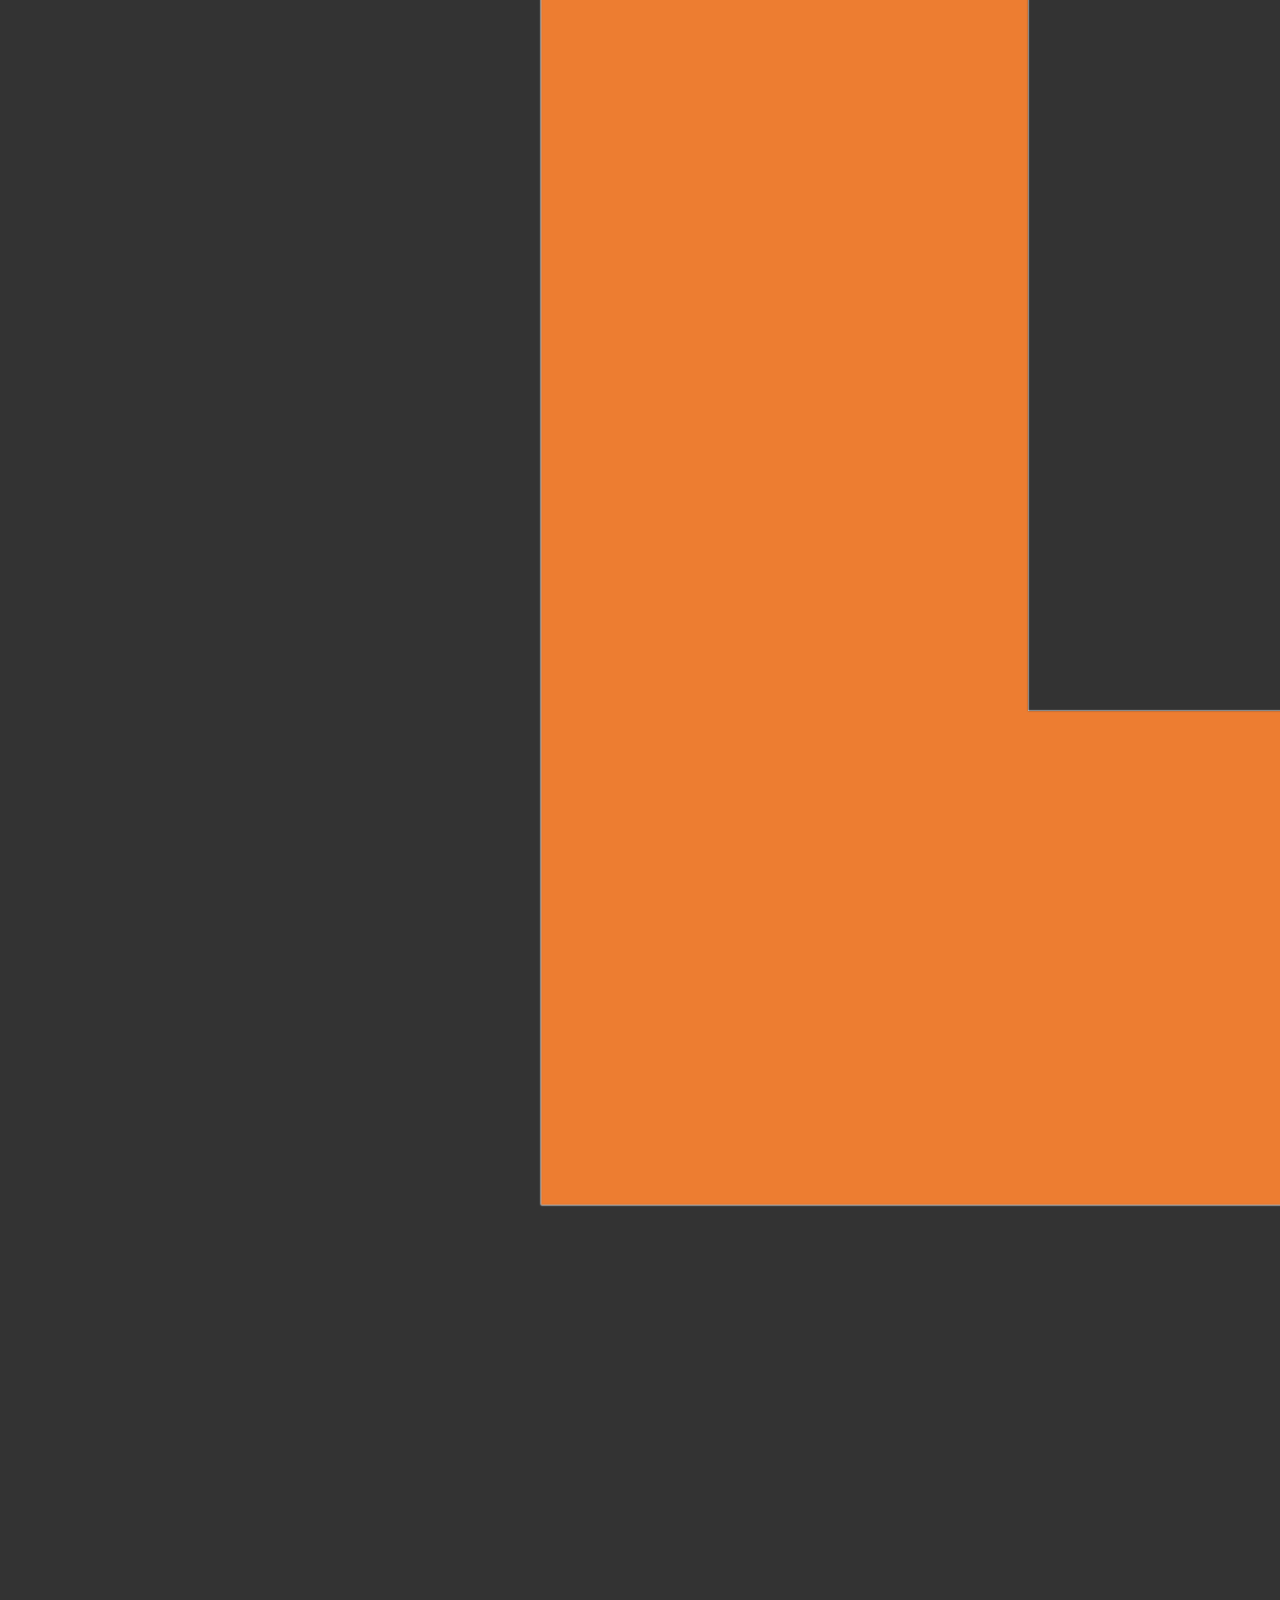
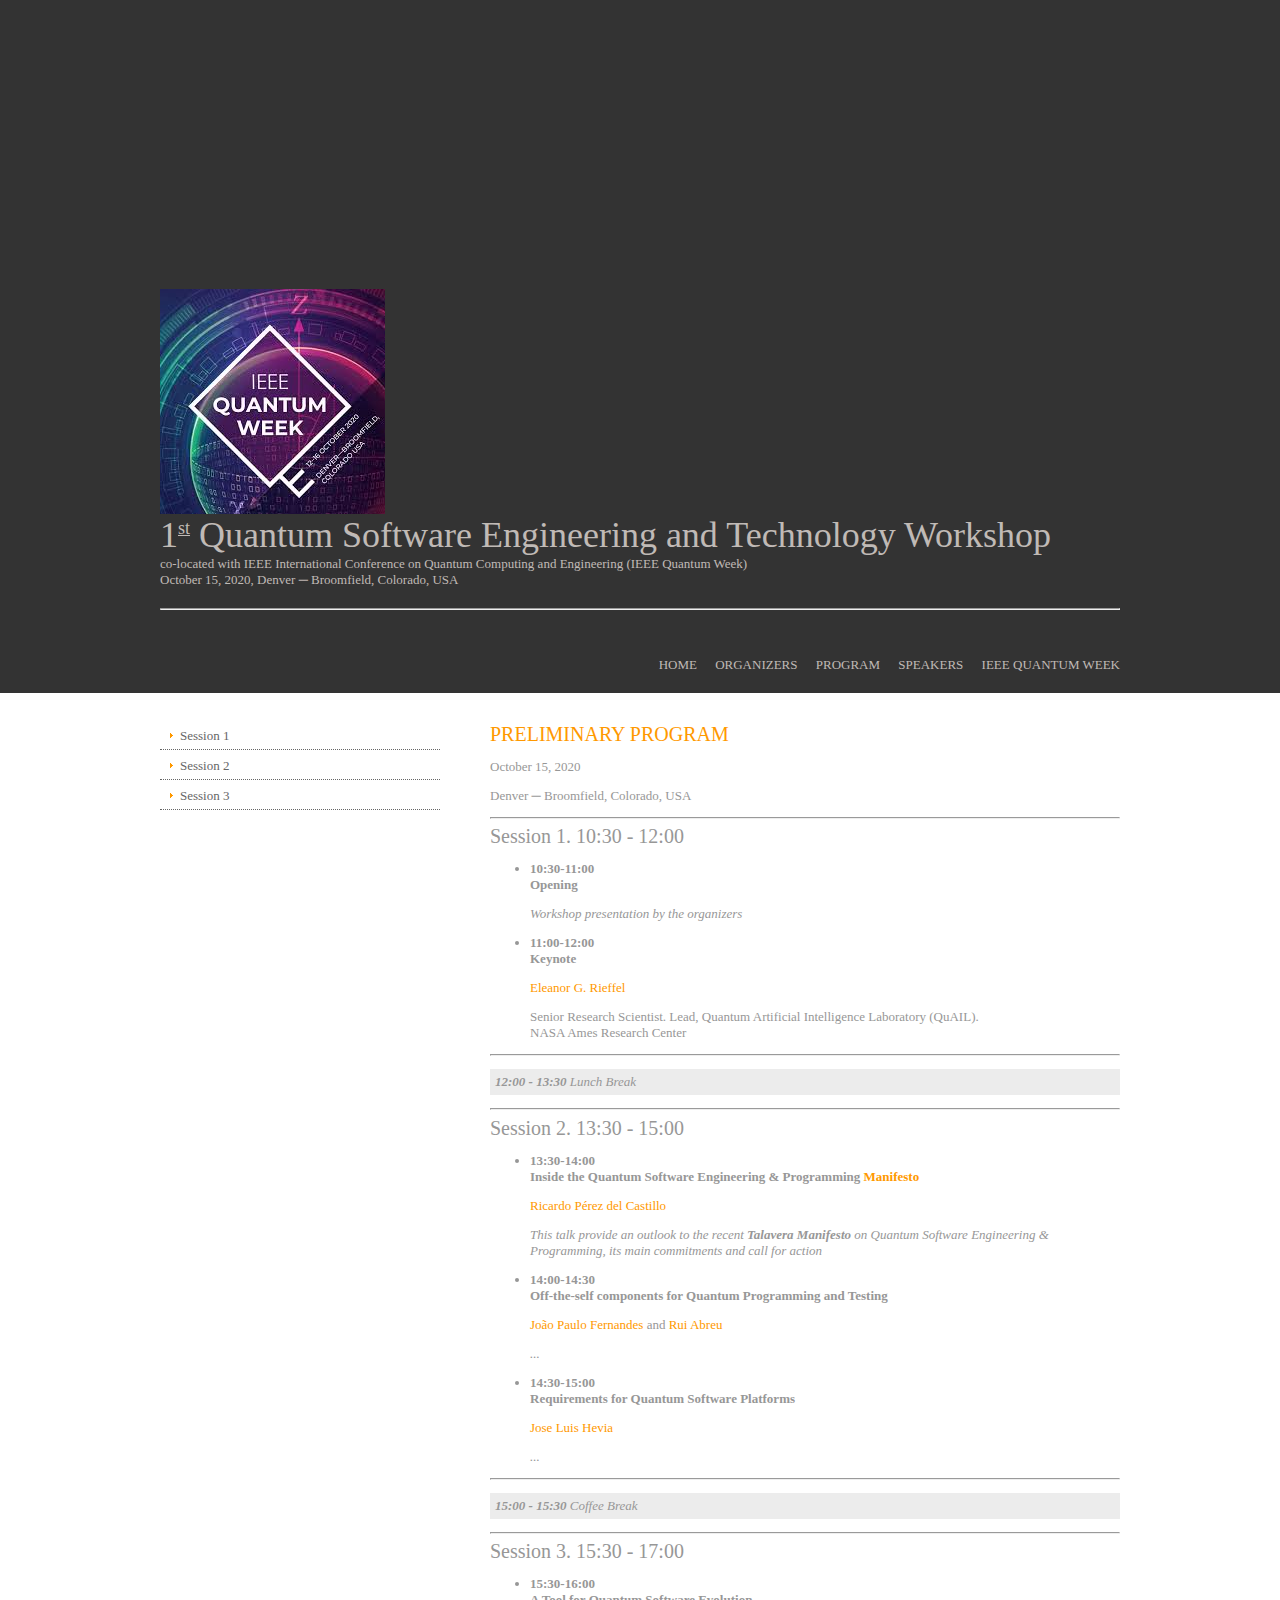
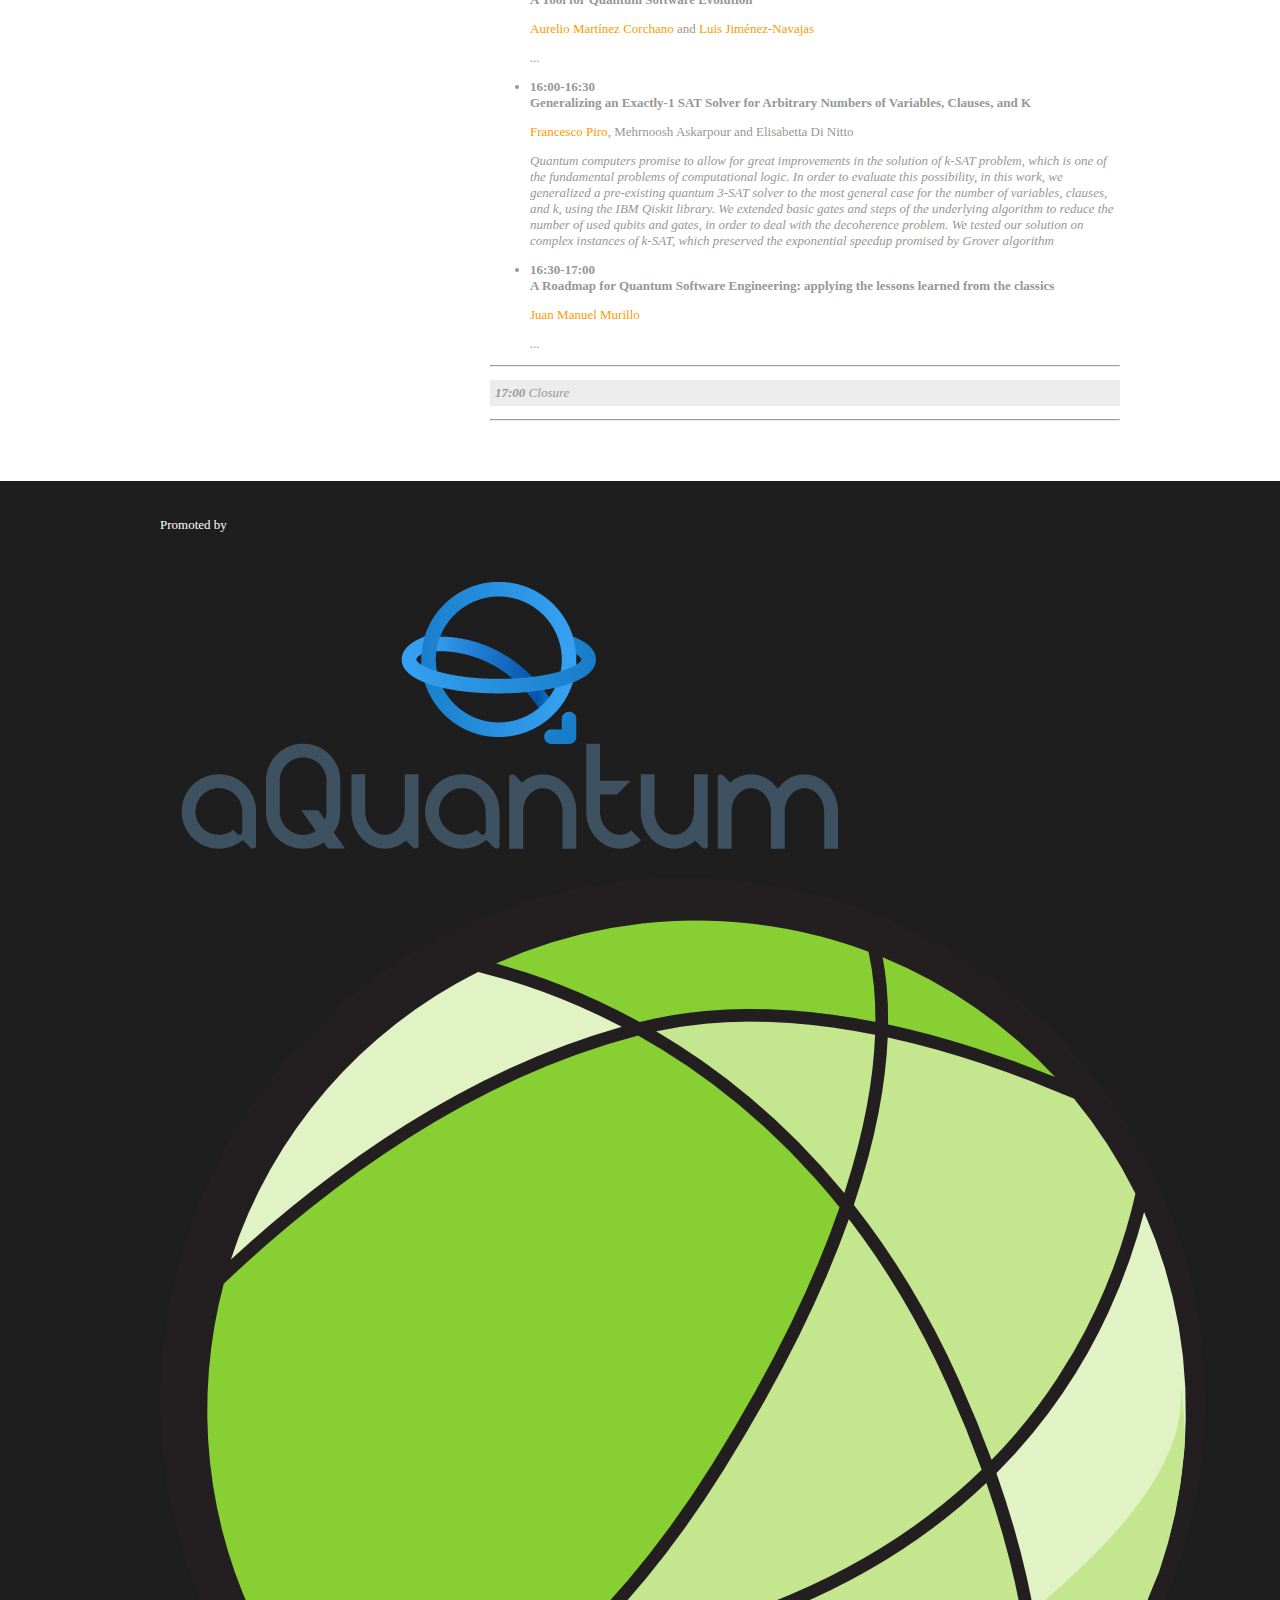
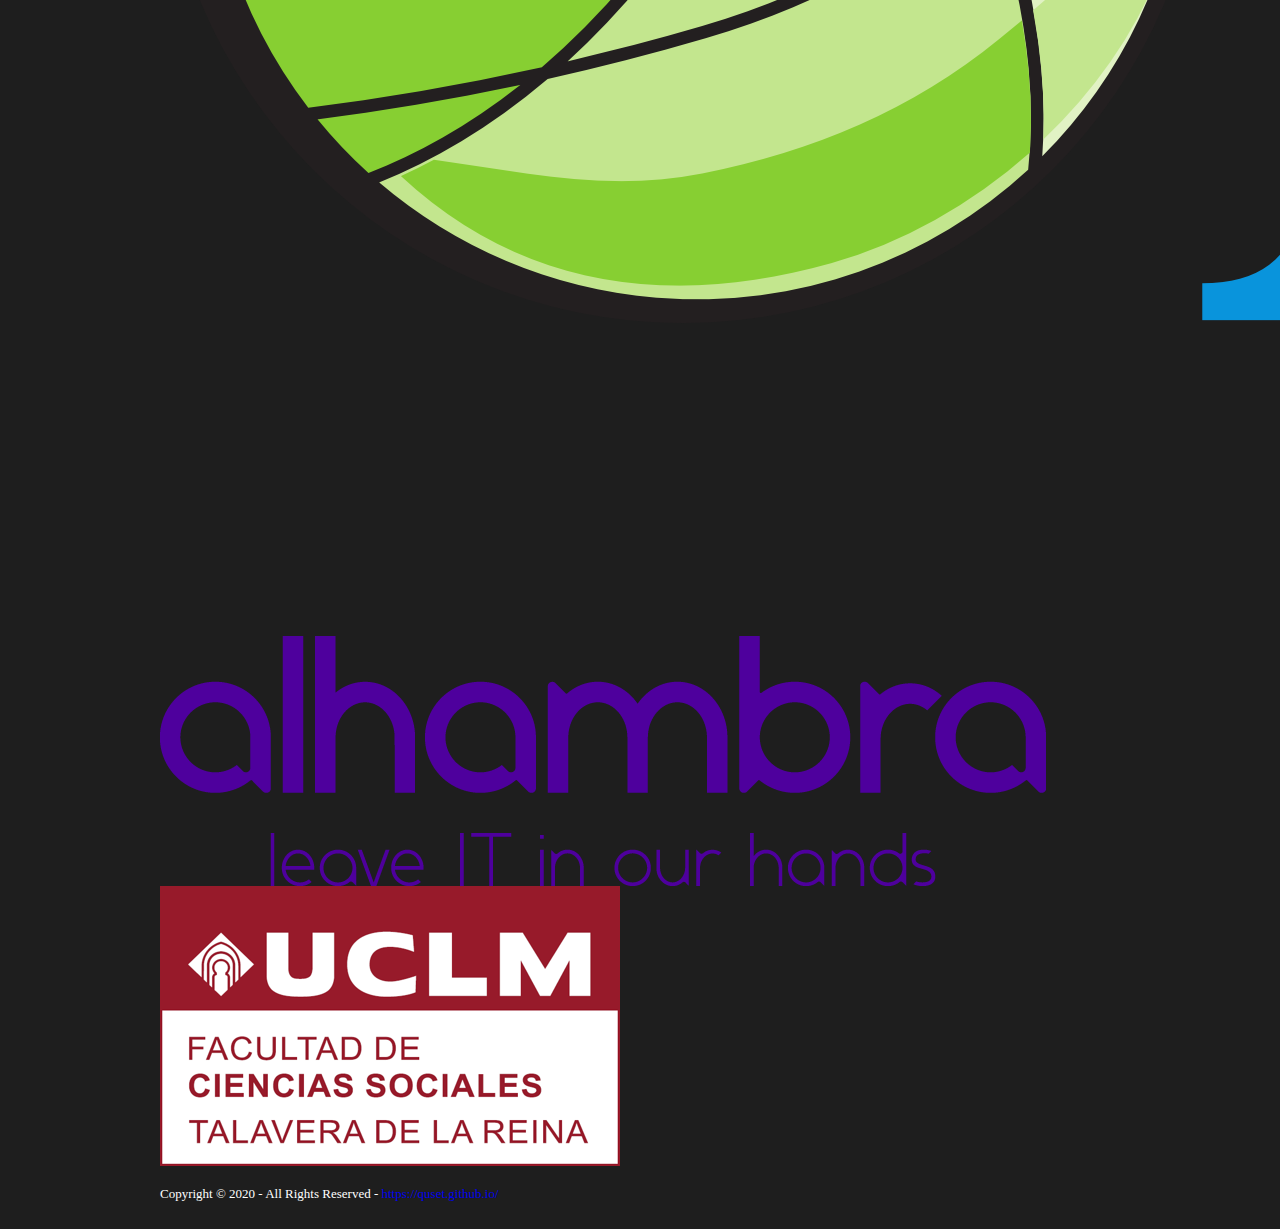
<file: program.html>
<!DOCTYPE html>
<html lang="en" dir="ltr">
<head>
<title>1st Quantum Software Engineering and Technology Workshop</title>
<meta charset="UTF-8">
<link rel="stylesheet" href="styles/layout.css" type="text/css">
<link rel="icon" href="./images/logo/favicon.ico" type="image/x-icon" />
<!--[if lt IE 9]><script src="scripts/html5shiv.js"></script><![endif]-->
</head>
<body>
<div class="wrapper row1">
  <header id="header" class="clear">
    <div id="hgroup">
      <img id="qsetlogo" src="./images/logo/qset-logo.png"/>
      <a href="https://qce.quantum.ieee.org/"><img id="ieeelogo" src="./images/logo/ieeequantumweek.jpg"/></a>
      <h1><a href="./index.html">1<sup style="text-decoration: underline;font-size:50% !important;">st</sup> Quantum Software Engineering and Technology Workshop</a></h1>
      <h2>co-located with IEEE International Conference on Quantum Computing and Engineering (IEEE Quantum Week)</h2>
      <h2>October 15, 2020, Denver ─ Broomfield, Colorado, USA </h2>
    </div>
    <hr/>
    <nav>
      <ul>
        <li><a href="./index.html">Home</a></li>
        <li><a href="./organizers.html">Organizers</a></li>
        <li><a href="./program.html" class="page_selected">Program</a></li>
        <li><a href="./speakers.html">Speakers</a></li>
        <li class="last"><a href="https://qce.quantum.ieee.org/">IEEE Quantum Week</a></li>
      </ul>
    </nav>
    <div class="clear"></div>
  </header>
</div>


<!-- content -->
<div class="wrapper row2">
  <div id="container">
    <!-- content body -->
    <aside id="left_column">
      <nav>
        <ul>
          <li><a href="#session1">Session 1</a></li>
          <li><a href="#session2">Session 2</a></li>
          <li class="last"><a href="#session3">Session 3</a></li>
        </ul>
      </nav>
    </aside>
    <!-- main content -->
    
    <!-- 
    10:30 Opening a presentation of the workshop
	11:00 Keynote speaker
	12:00 Lunch break
	13:30 Session 2. Oral presentations (3-4 papers)
	15:00 Coffee break
	15:30 Session 3. Oral presentations (3-4 papers)
    -->
    <div id="content">
      <!-- section 1 -->
      <section>
       <article>
      	 <h2><a>Preliminary Program</a></h1>
      	 <p>October 15, 2020</p>
      	 <p>Denver ─ Broomfield, Colorado, USA</p>
       </article>
       <article>
       	  <hr/>
          <h3 id="session1">Session 1. 10:30 - 12:00</h3>
          	<ul>
          		<li><b>10:30-11:00</b> <br/><b>Opening</b>
          			<p><i>Workshop presentation by the organizers</i></p>
          		</li>
          			
          		<li><b>11:00-12:00</b> <br/><b>Keynote</b>
          			<p><a href="./speakers.html#keynote1">Eleanor G. Rieffel</a></p>
          			<p>Senior Research Scientist. Lead, Quantum Artificial Intelligence Laboratory (QuAIL). <br/> NASA Ames Research Center</p>
          			<p><i></i></p>
          		</li>
          	</ul>
          	<hr/>
          	<p class="tags"><b>12:00 - 13:30</b> Lunch Break</p>
          	<hr/>
          	<h3 id="session2">Session 2. 13:30 - 15:00</h3>
          	<ul>
          		<li><b>13:30-14:00</b> <br/><b>Inside the Quantum Software Engineering & Programming <a href="https://www.aquantum.es/manifesto/">Manifesto</a></b>
          			<p><a href="./speakers.html#speaker1">Ricardo Pérez del Castillo</a></p>
          			<p><i>This talk provide an outlook to the recent <b>Talavera Manifesto</b> on Quantum Software Engineering & Programming, its main commitments and call for action</i></p>
          		</li>
          		<li><b>14:00-14:30</b> <br/><b>Off-the-self components for Quantum Programming and Testing</b>
          			<p><a href="./speakers.html#speaker2">João Paulo Fernandes</a> and <a href="./speakers.html#speaker3">Rui Abreu</a></p>
          			<p><i>...</i></p>
          		</li>
          		<li><b>14:30-15:00</b> <br/><b>Requirements for Quantum Software Platforms</b>
          			<p><a href="./speakers.html#speaker4">Jose Luis Hevia</a></p>
          			<p><i>...</i></p>
          		</li>
          	</ul>
          	<hr/>
          	<p class="tags"><b>15:00 - 15:30</b> Coffee Break</p>
          	<hr/>
          	<h3 id="session3">Session 3. 15:30 - 17:00</h3>
          	<ul>
          		<li><b>15:30-16:00</b> <br/><b>A Tool for Quantum Software Evolution</b>
          			<p><a href="./speakers.html#speaker6">Aurelio Martínez Corchano</a> and <a href="./speakers.html#speaker5">Luis Jiménez-Navajas</a></p>
          			<p><i>...</i></p>
          		</li>
          		<li><b>16:00-16:30</b><br/><b>Generalizing an Exactly-1 SAT Solver for Arbitrary Numbers of Variables, Clauses, and K</b>
          			<p><a href="./speakers.html#speaker7">Francesco Piro</a>, Mehrnoosh Askarpour and Elisabetta Di Nitto</p>
          			<p><i>Quantum computers promise to allow for great improvements in the solution of <i>k</i>-SAT problem, which is one of the fundamental problems of computational logic. In order to evaluate this possibility, in this work, we generalized a pre-existing quantum 3-SAT solver to the most general case for the number of variables, clauses, and <i>k</i>, using the IBM Qiskit library. We extended basic gates and steps of the underlying algorithm to reduce the number of used qubits and gates, in order to deal with the decoherence problem. We tested our solution on complex instances of <i>k</i>-SAT, which preserved the exponential speedup promised by Grover algorithm </i></p>
          		</li>
          		<li><b>16:30-17:00</b><br/><b>A Roadmap for Quantum Software Engineering:  applying the lessons learned from the classics</b>
          			<p><a href="./speakers.html#speaker8">Juan Manuel Murillo</a></p>
          			<p><i>...</i></p>
          		</li>
          	</ul>
          	<hr/>
          	<p class="tags"><b>17:00</b> Closure</p>
            <hr/>
        </article>
        
      </section>

      
    </div>
    <!-- / content body -->
    <div class="clear"></div>
  </div>
</div>


<!-- footer -->
<div class="wrapper row3">
 <br/>
</div>
<div class="wrapper row4">
  <footer id="footer">
  	<div>
  		<p>Promoted by</p>
	  	<a href="https://www.aquantum.es/"><img src="./images/logo/aquantum.png"></a>
	    <a href="http://alarcos.esi.uclm.es/"><img src="./images/logo/alarcos.png"></a>
	    <a href="https://www.alhambrait.com/"><img src="./images/logo/alhambra.png"></a>
	    <a href="https://www.uclm.es/es/toledo/fcsociales/grado-informatica/"><img src="./images/logo/uclm.png"></a>
  	</div>
    <p >Copyright &copy; 2020 - All Rights Reserved - <a href="#">https://quset.github.io/</a></p>
    
    <div class="clear"></div>
  </footer>
</div>
</body>
</html>
</file>
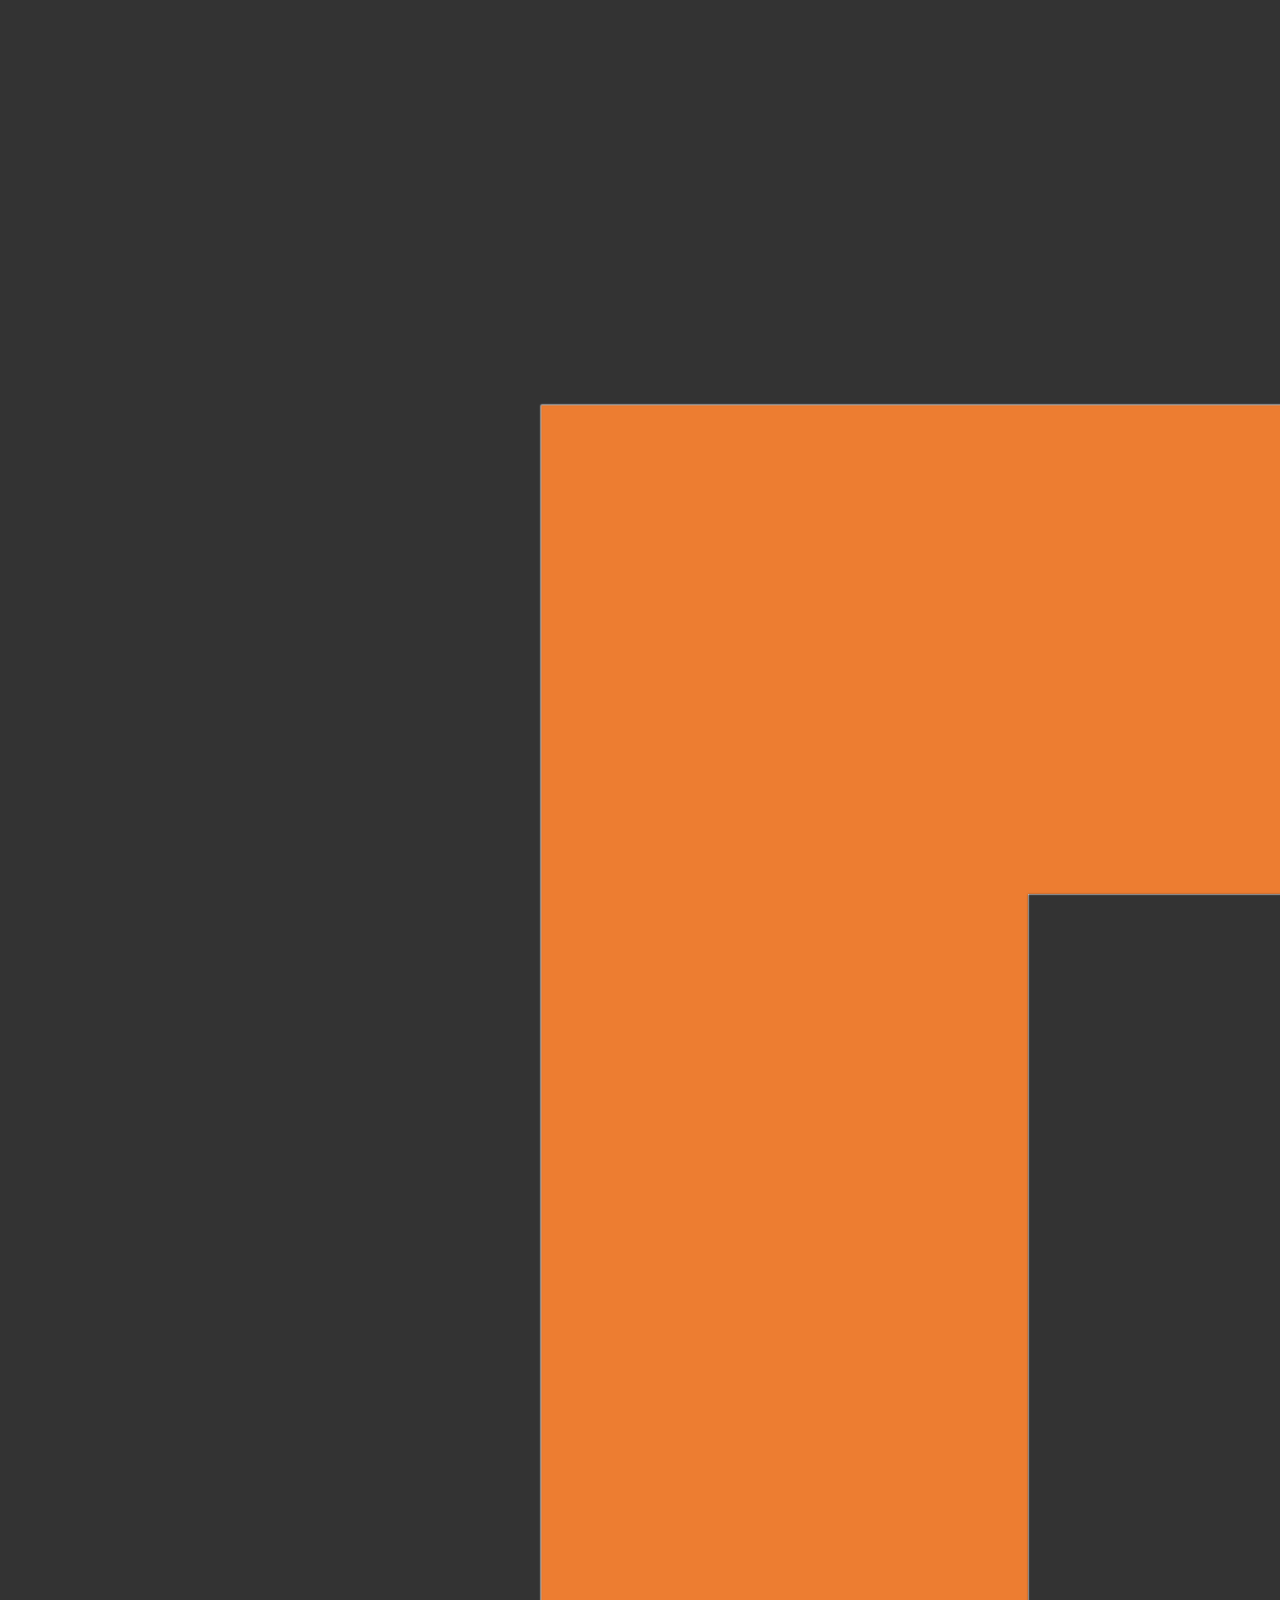
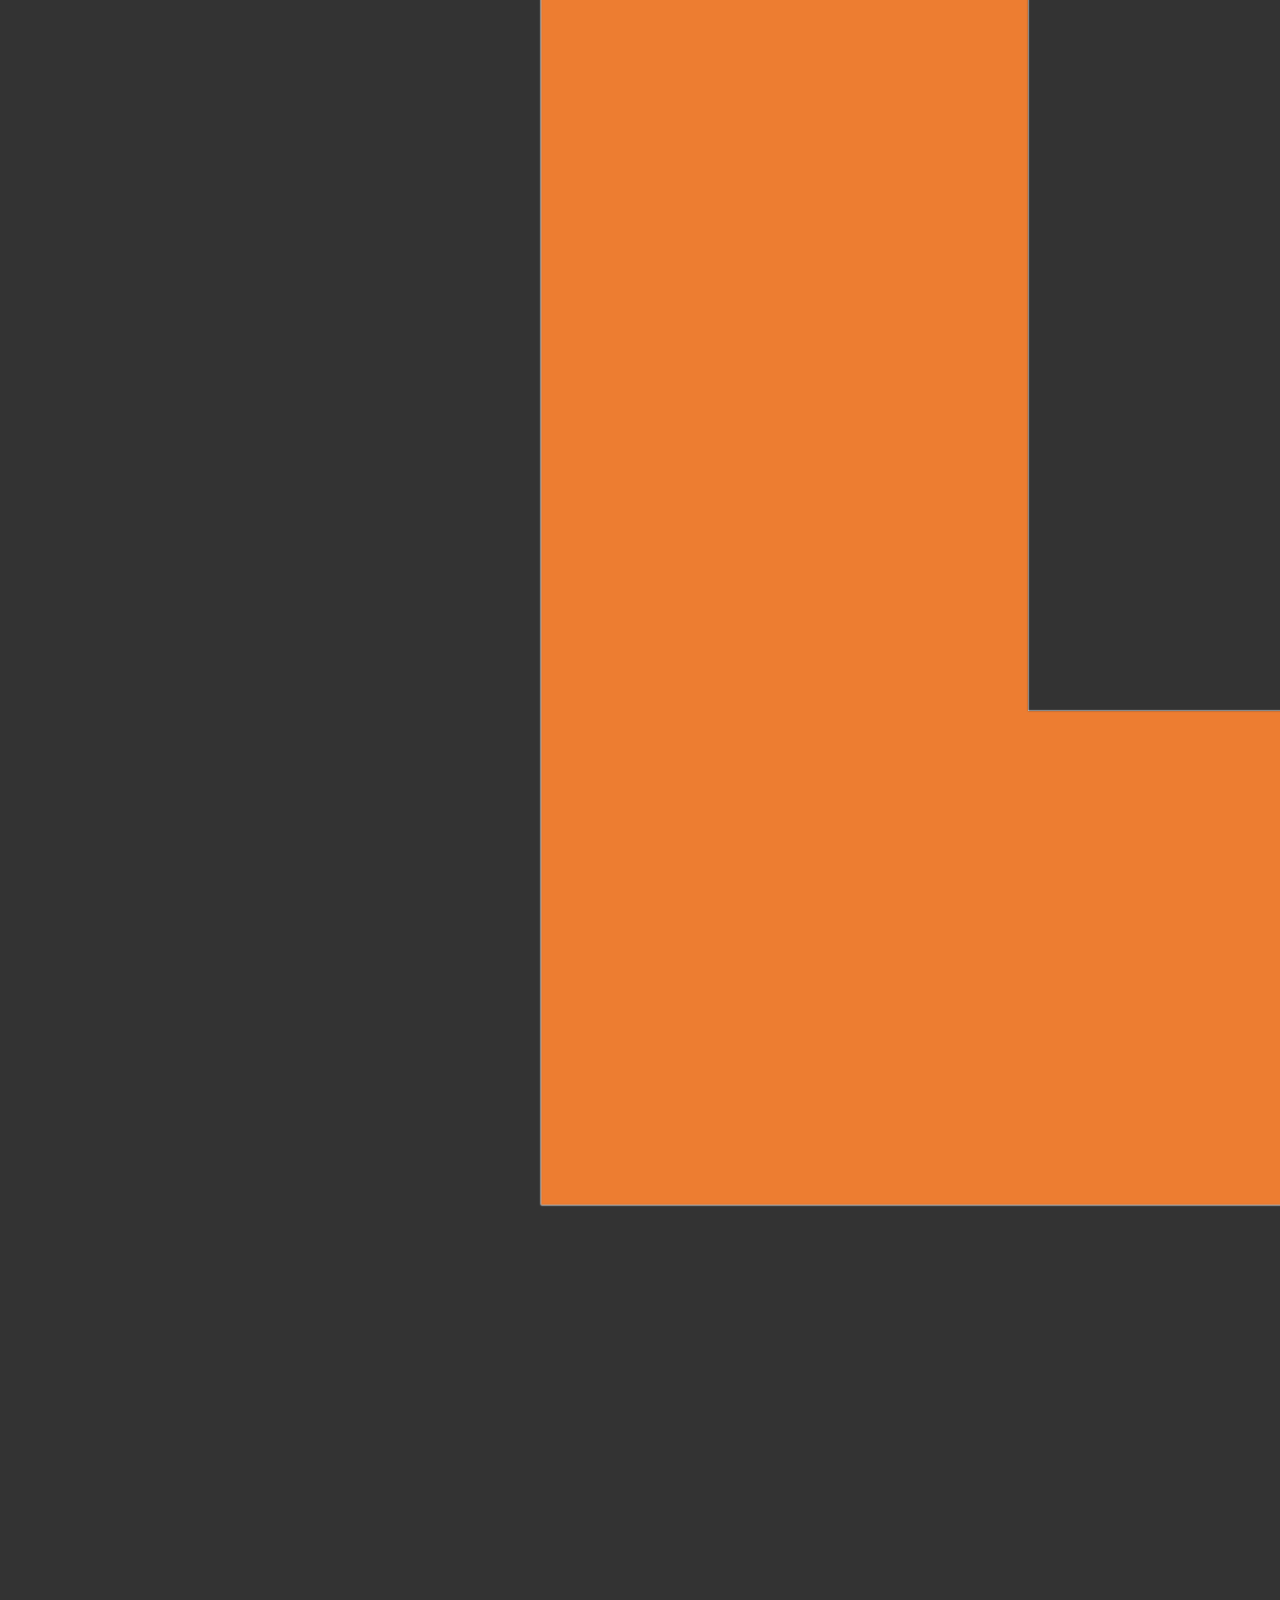
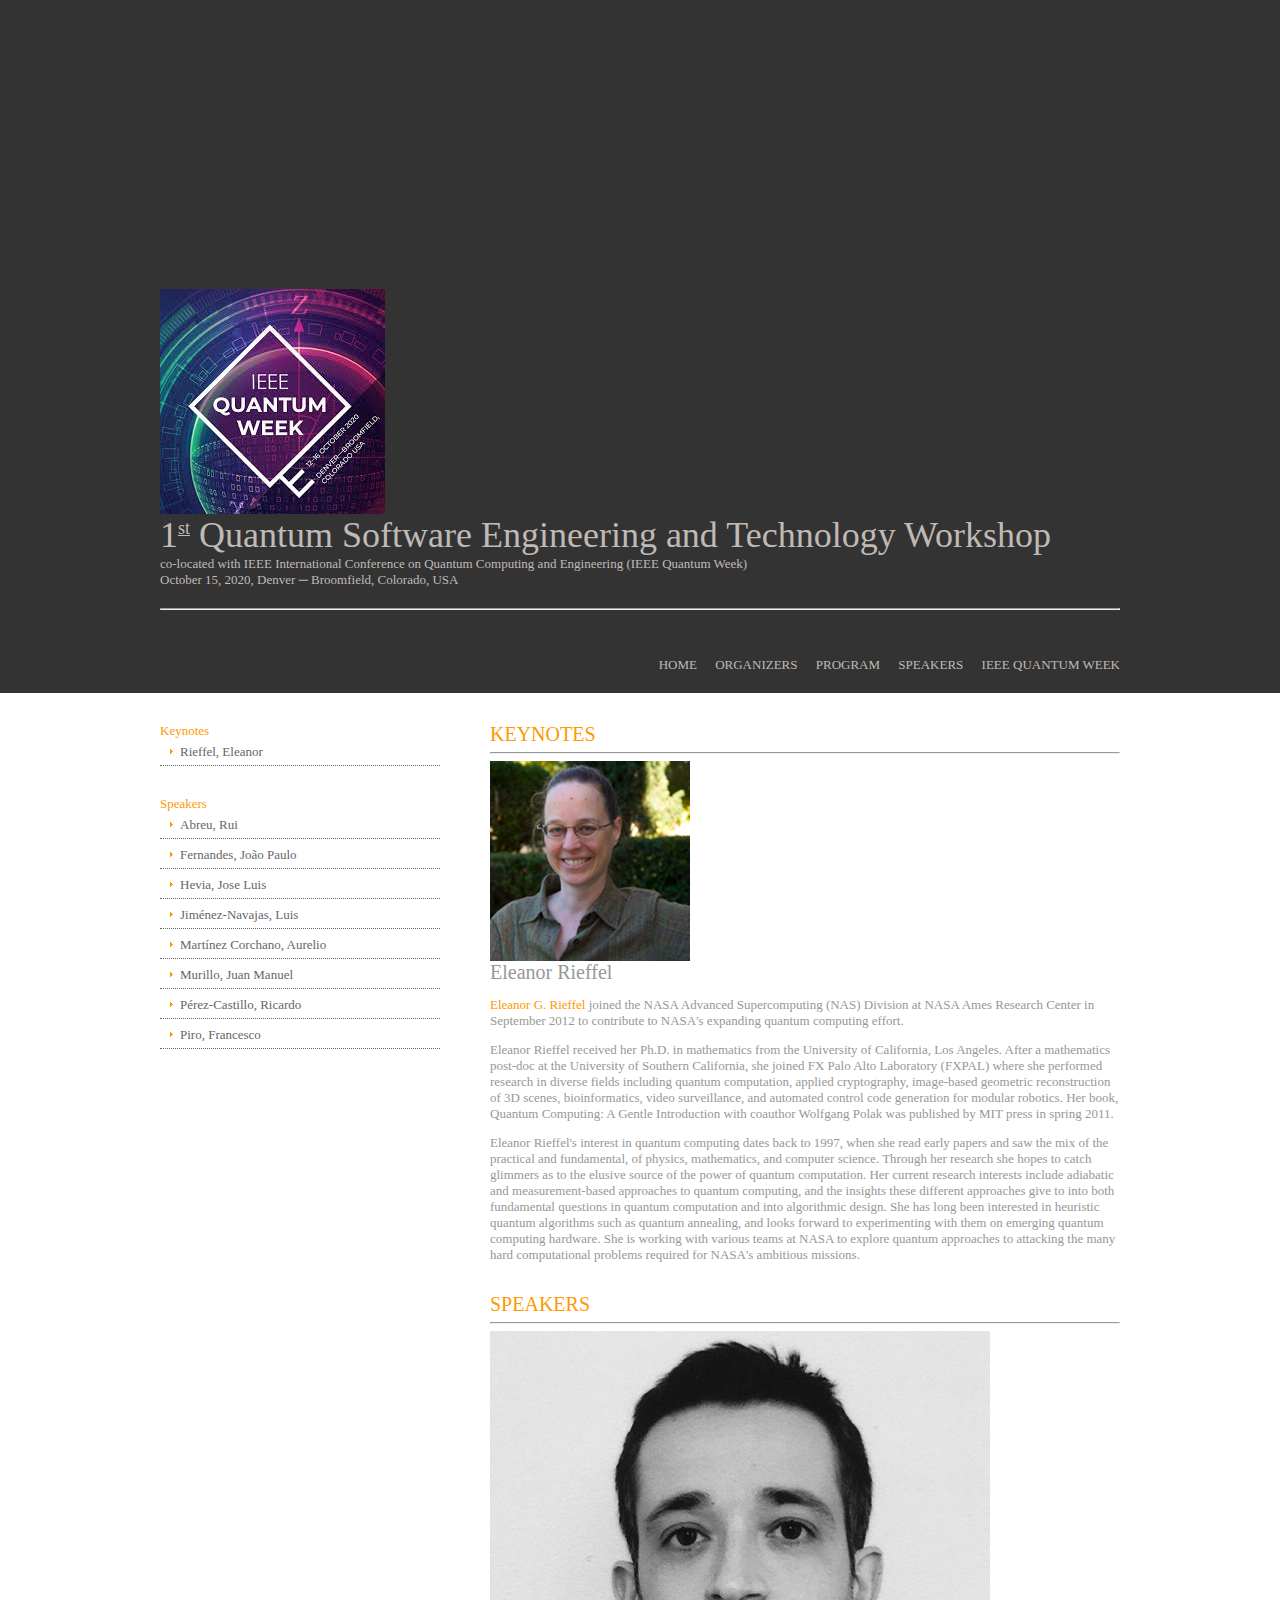
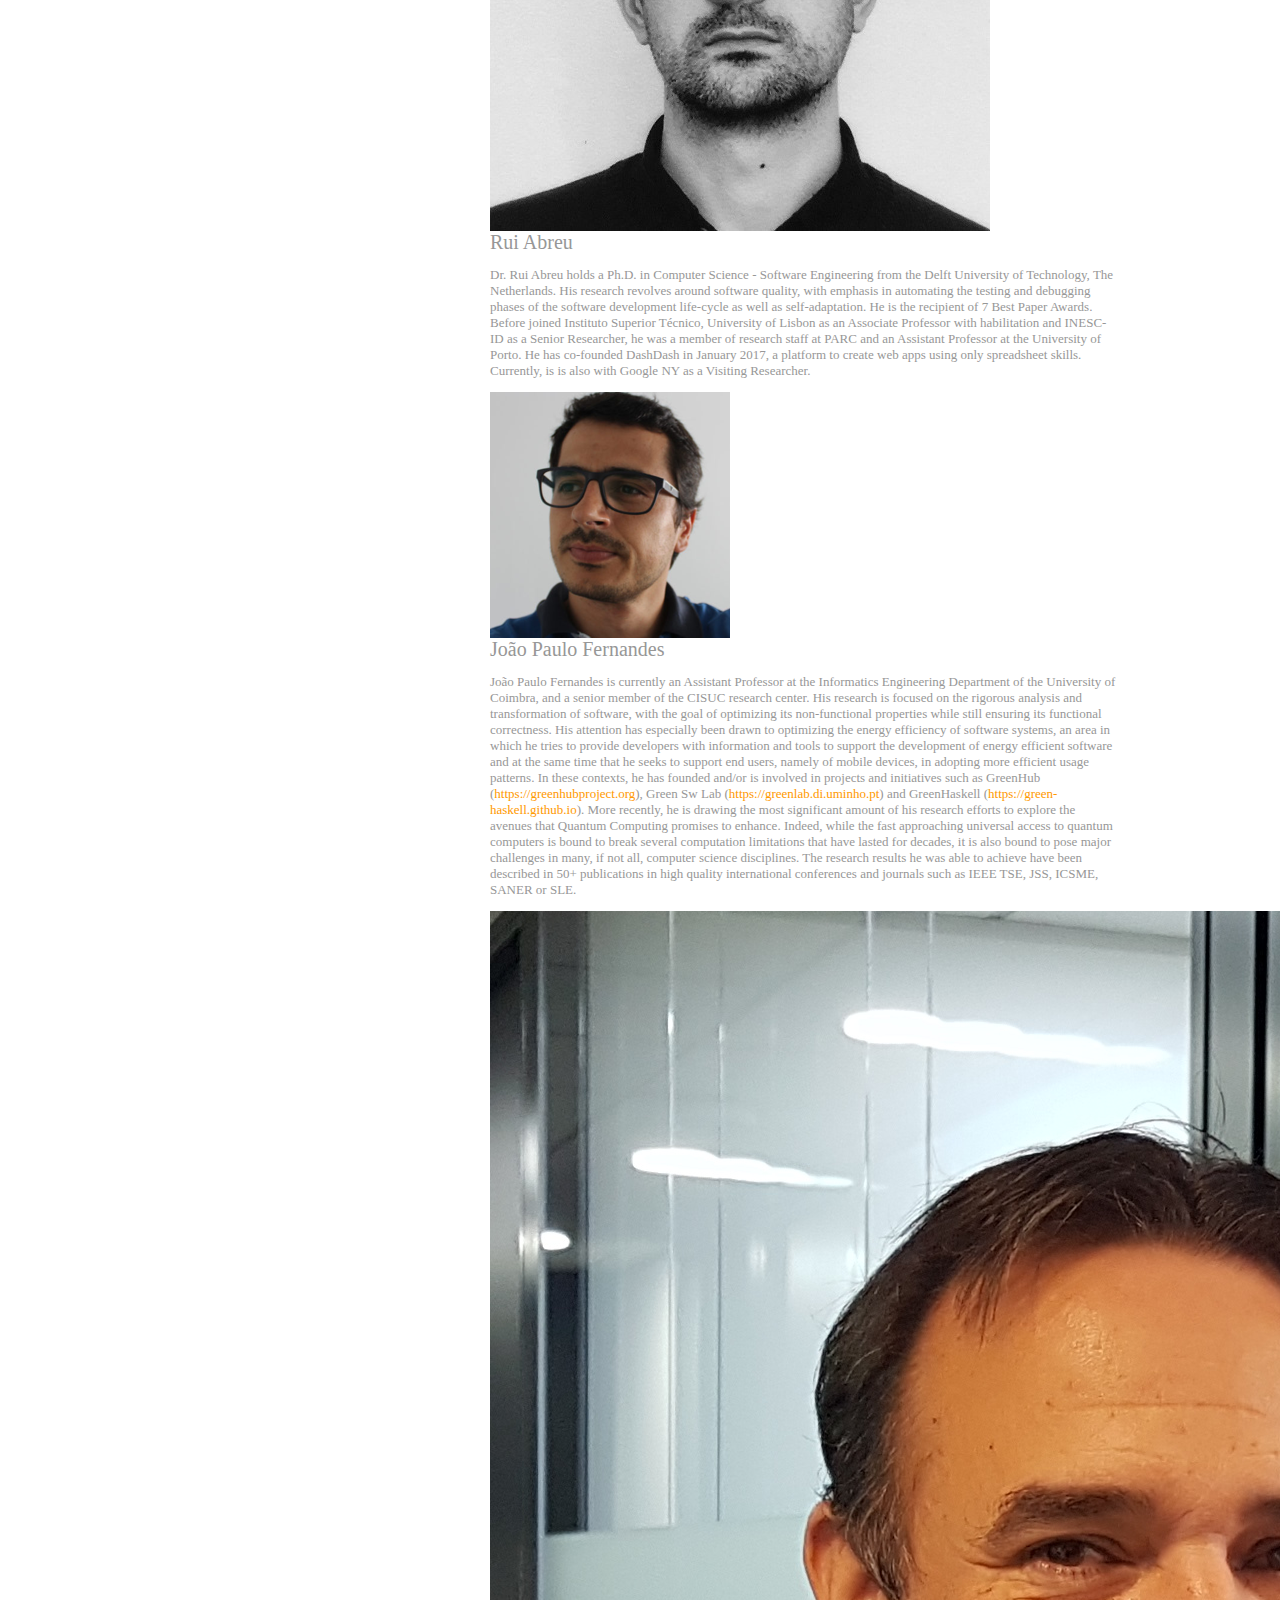
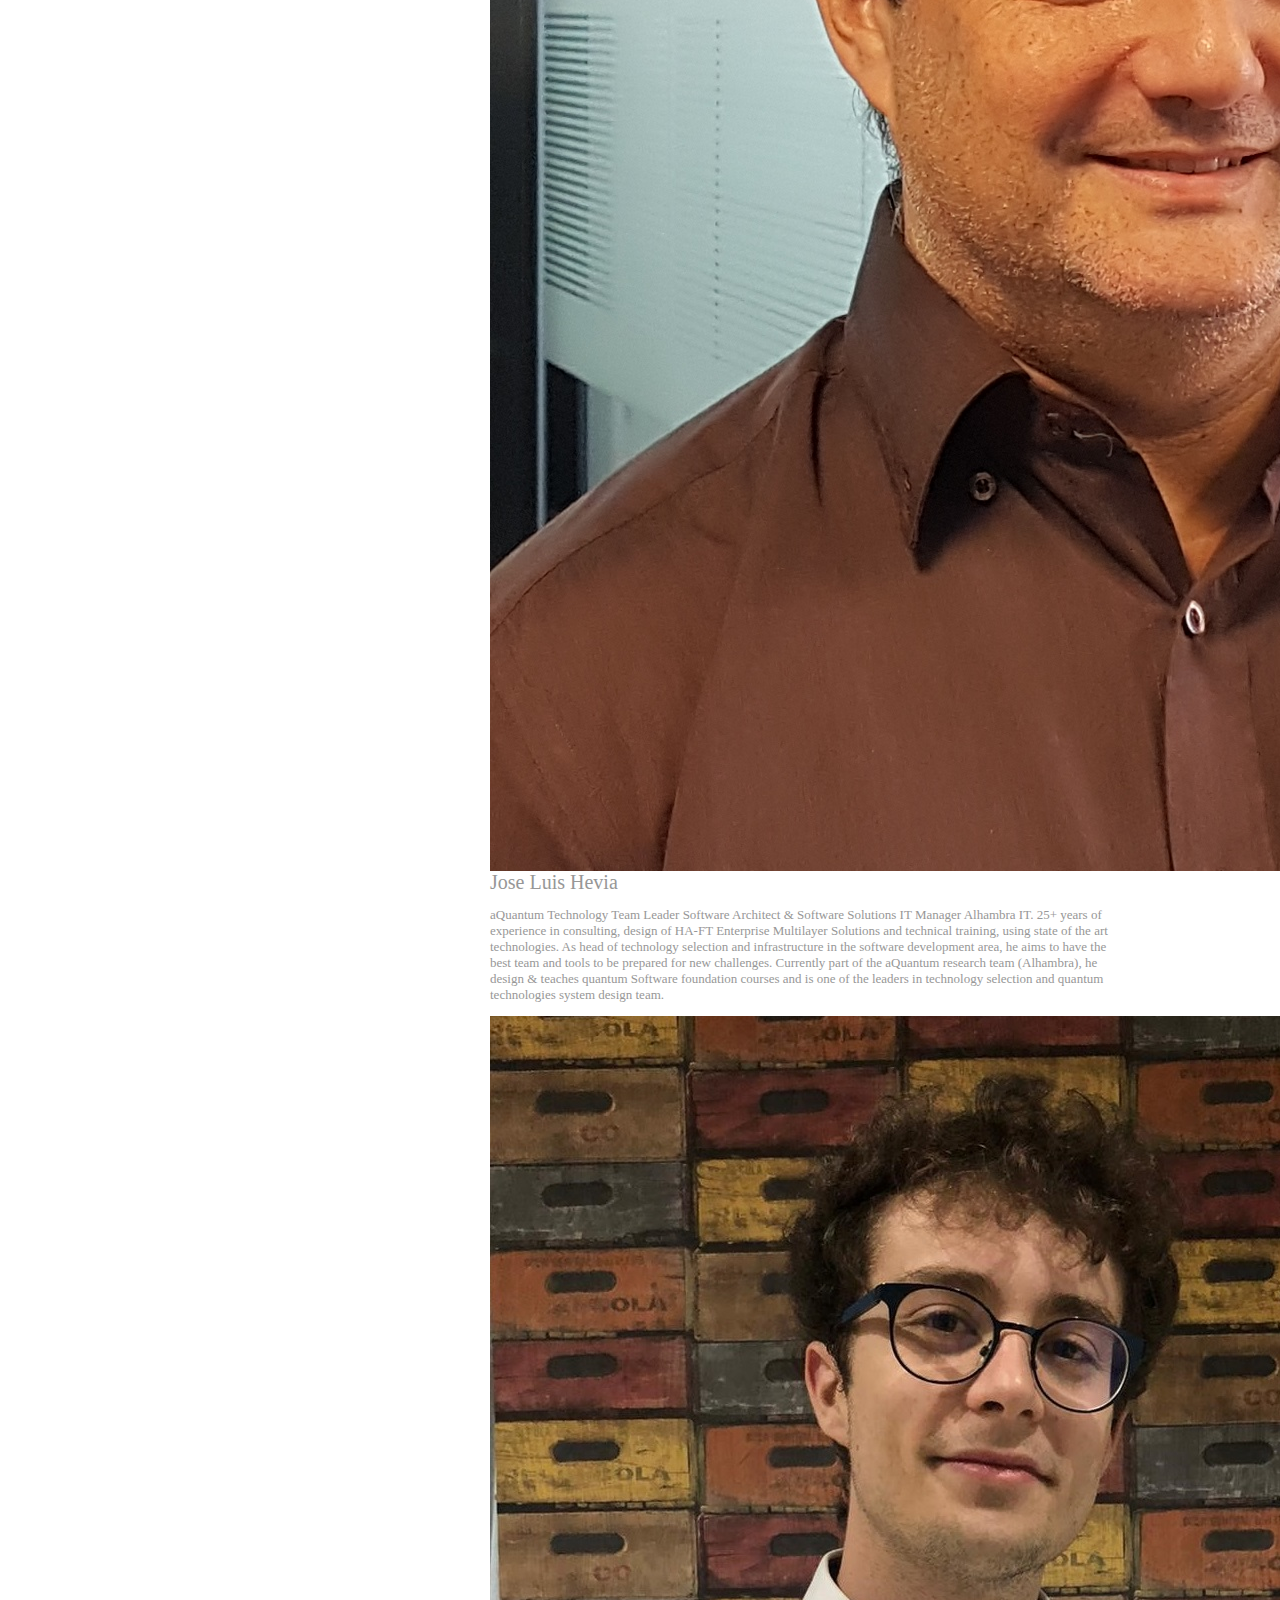
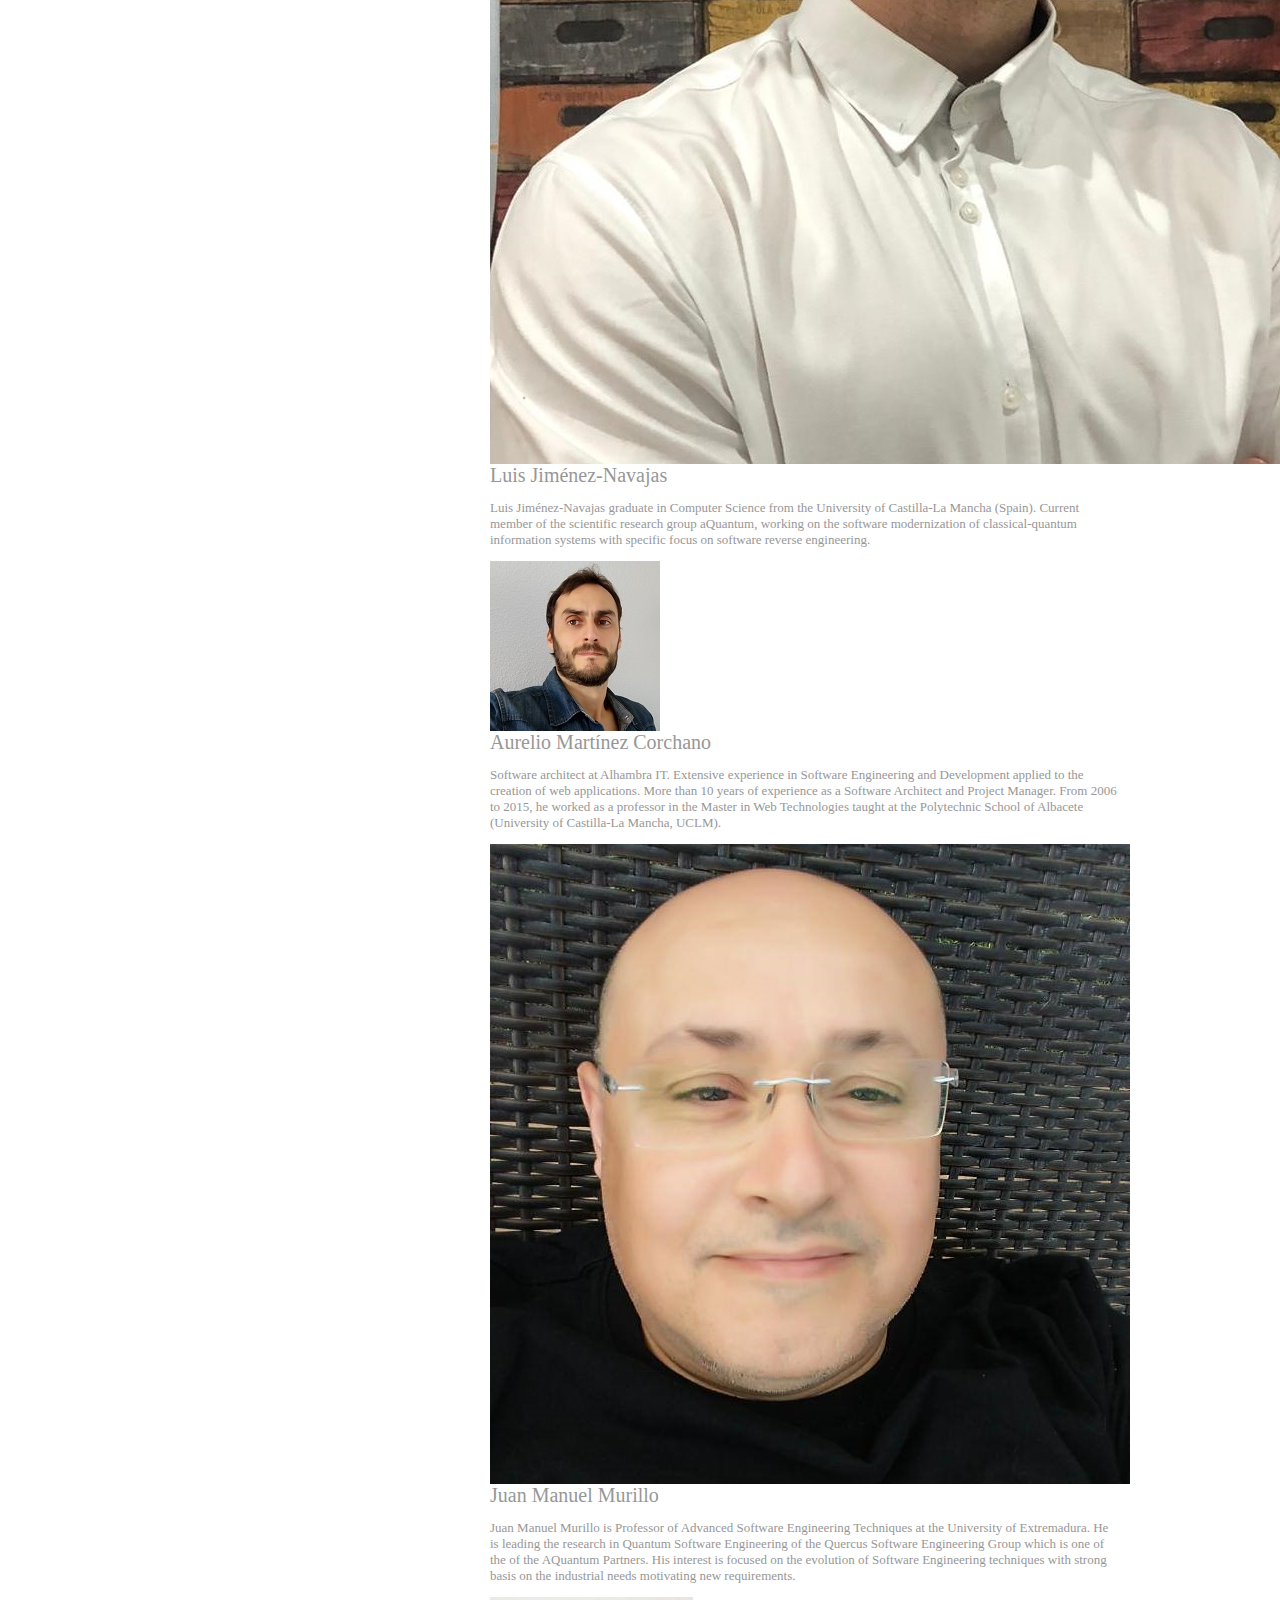
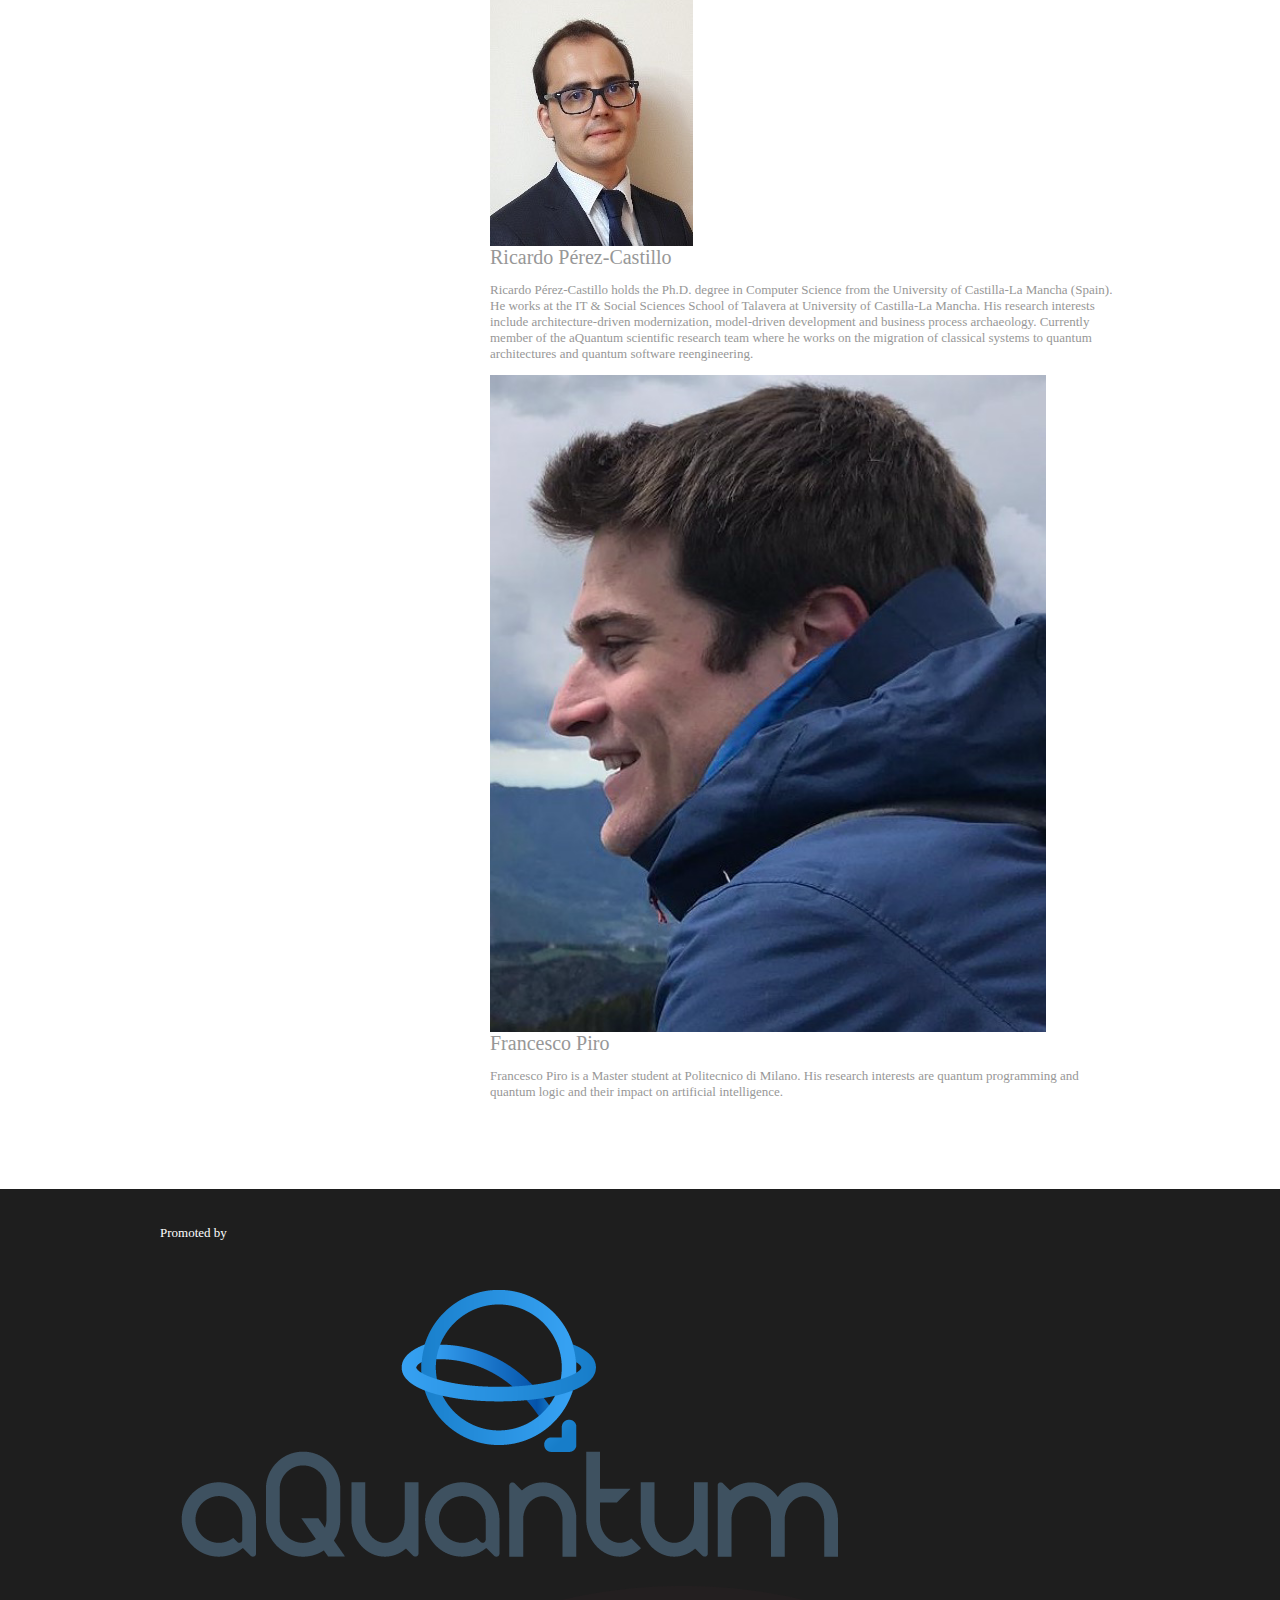
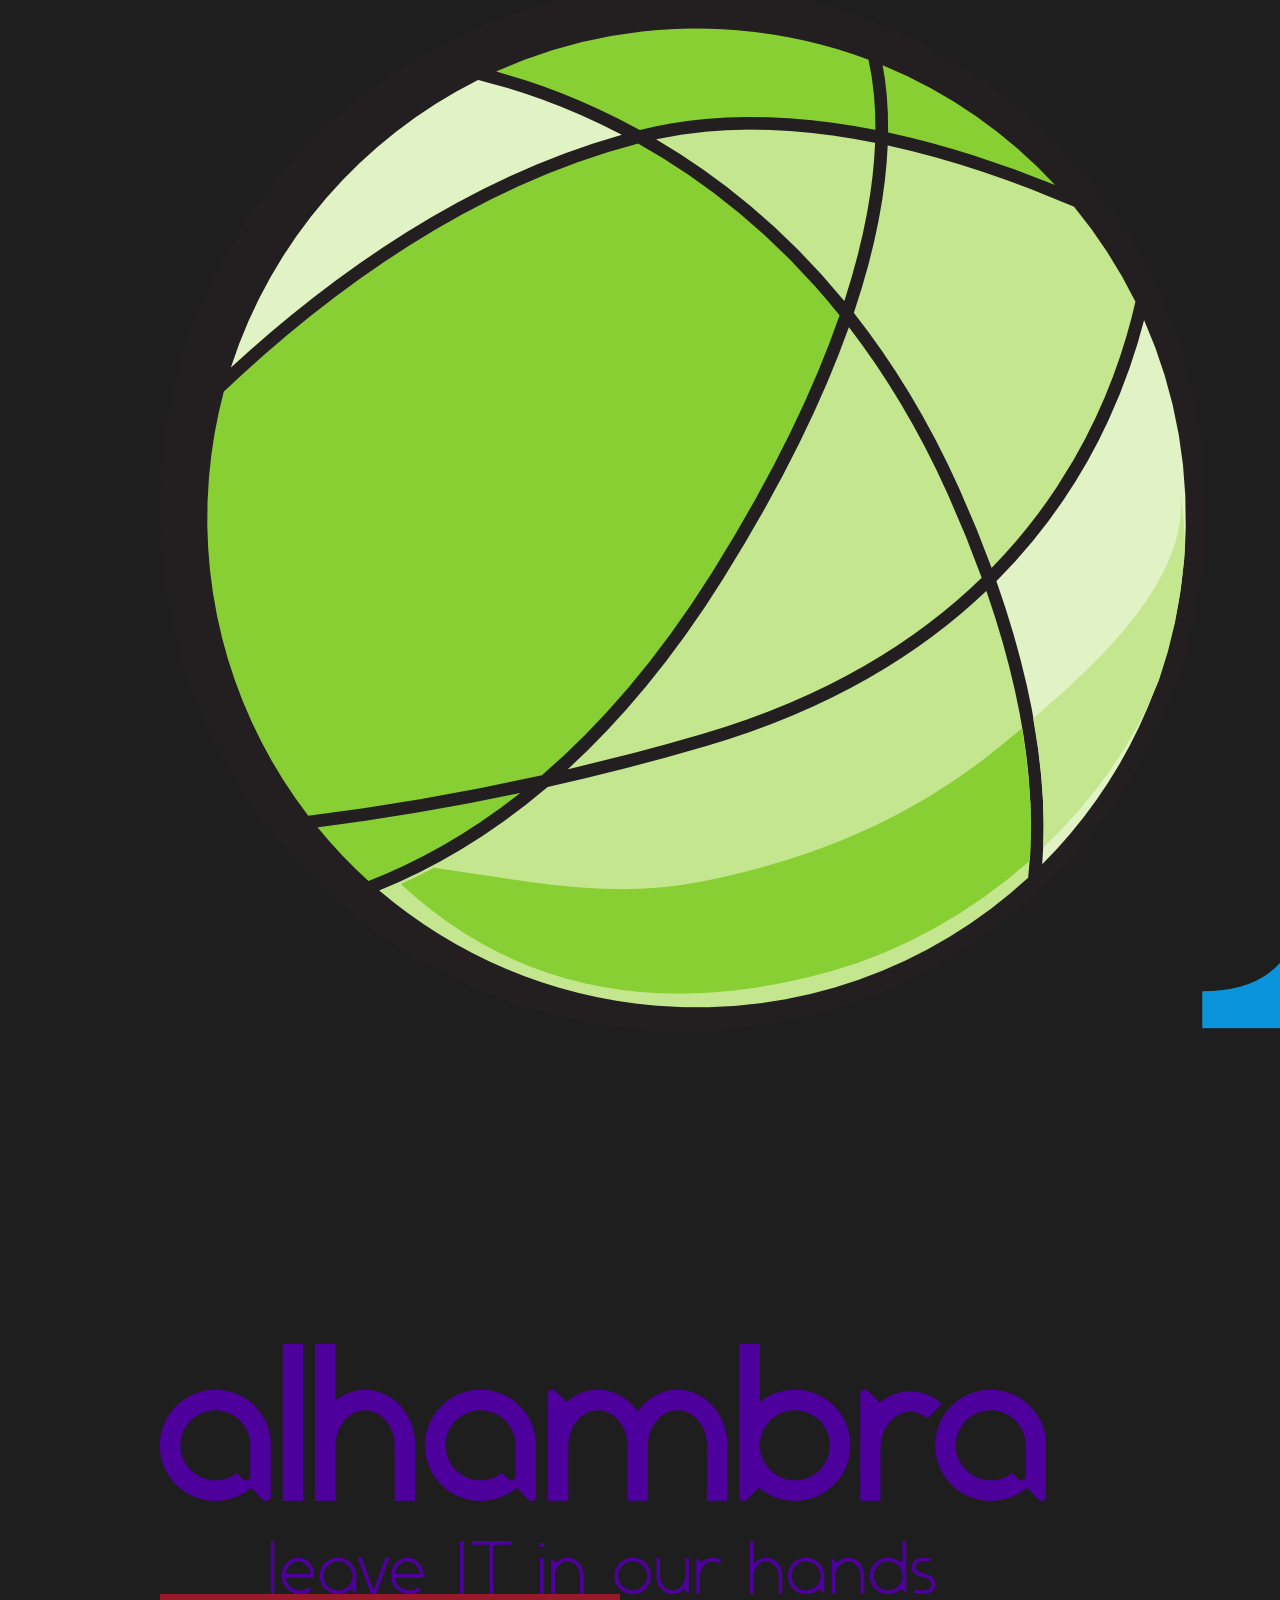
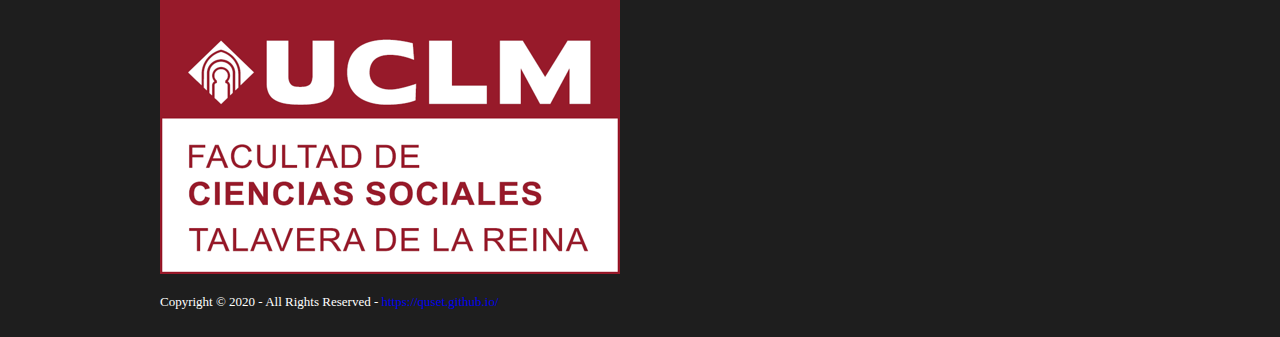
<file: speakers.html>
<!DOCTYPE html>
<html lang="en" dir="ltr">
<head>
<title>1st Quantum Software Engineering and Technology Workshop</title>
<meta charset="UTF-8">
<link rel="stylesheet" href="styles/layout.css" type="text/css">
<link rel="icon" href="./images/logo/favicon.ico" type="image/x-icon" />
<!--[if lt IE 9]><script src="scripts/html5shiv.js"></script><![endif]-->
</head>
<body>
<div class="wrapper row1">
  <header id="header" class="clear">
    <div id="hgroup">
      <img id="qsetlogo" src="./images/logo/qset-logo.png"/>
      <a href="https://qce.quantum.ieee.org/"><img id="ieeelogo" src="./images/logo/ieeequantumweek.jpg"/></a>
      <h1><a href="./index.html">1<sup style="text-decoration: underline;font-size:50% !important;">st</sup> Quantum Software Engineering and Technology Workshop</a></h1>
      <h2>co-located with IEEE International Conference on Quantum Computing and Engineering (IEEE Quantum Week)</h2>
      <h2>October 15, 2020, Denver ─ Broomfield, Colorado, USA </h2>
    </div>
    <hr/>
    <nav>
      <ul>
        <li><a href="./index.html">Home</a></li>
        <li><a href="./organizers.html">Organizers</a></li>
        <li><a href="./program.html">Program</a></li>
        <li><a href="./speakers.html" class="page_selected">Speakers</a></li>
        <li class="last"><a href="https://qce.quantum.ieee.org/">IEEE Quantum Week</a></li>
      </ul>
    </nav>
    <div class="clear"></div>
  </header>
</div>


<!-- content -->
<div class="wrapper row2">
  <div id="container">
    <!-- content body -->
    <aside id="left_column">
      <a>Keynotes</a>
      <nav>
        <ul>
          <li><a href="#keynote1">Rieffel, Eleanor</a></li>
        </ul>
      </nav>
      <a>Speakers</a>
      <nav>
        <ul>
          <li><a href="#speaker3">Abreu, Rui</a></li>
          <li><a href="#speaker2">Fernandes, João Paulo</a></li>
          <li><a href="#speaker4">Hevia, Jose Luis</a></li>
          <li><a href="#speaker5">Jiménez-Navajas, Luis</a></li>
          <li><a href="#speaker6">Martínez Corchano, Aurelio</a></li>
          <li><a href="#speaker8">Murillo, Juan Manuel</a></li>
          <li><a href="#speaker1">Pérez-Castillo, Ricardo</a></li>
          <li><a href="#speaker7">Piro, Francesco</a></li>
        </ul>
      </nav>
    </aside>
    <!-- main content -->
    <div id="content">
      <!-- section 1 -->
      
      <section id="keynotes">
      	<article>
      		<h2><a>Keynotes</a></h2>
      		<hr/>
      	</article>
      	<article id="keynote1"><img class="speaker" src="images/speakers/Eleanor-Rieffel.jpg" alt="">
          <h3>Eleanor Rieffel</h3>
          <p><a href="https://ti.arc.nasa.gov/profile/erieffel/">Eleanor G. Rieffel</a> joined the NASA Advanced Supercomputing (NAS) Division at NASA Ames Research Center in September 2012 to contribute to NASA's expanding quantum computing effort.</p>
		  <p>Eleanor Rieffel received her Ph.D. in mathematics from the University of California, Los Angeles. After a mathematics post-doc at the University of Southern California, she joined FX Palo Alto Laboratory (FXPAL) where she performed research in diverse fields including quantum computation, applied cryptography, image-based geometric reconstruction of 3D scenes, bioinformatics, video surveillance, and automated control code generation for modular robotics. Her book, Quantum Computing: A Gentle Introduction with coauthor Wolfgang Polak was published by MIT press in spring 2011.</p>
		  <p>Eleanor Rieffel's interest in quantum computing dates back to 1997, when she read early papers and saw the mix of the practical and fundamental, of physics, mathematics, and computer science. Through her research she hopes to catch glimmers as to the elusive source of the power of quantum computation. Her current research interests include adiabatic and measurement-based approaches to quantum computing, and the insights these different approaches give to into both fundamental questions in quantum computation and into algorithmic design. She has long been interested in heuristic quantum algorithms such as quantum annealing, and looks forward to experimenting with them on emerging quantum computing hardware. She is working with various teams at NASA to explore quantum approaches to attacking the many hard computational problems required for NASA's ambitious missions.</p>
        </article>
      </section>
      
      <section id="speakers">
        <article>
	      	 <h2><a>Speakers</a></h1>
	      	 <hr/>
        </article>
        <article id="speaker3"><img class="speaker" src="images/speakers/rui.jpg" alt="">
          <h3>Rui Abreu</h3>
          <p>Dr. Rui Abreu holds a Ph.D. in Computer Science - Software Engineering from the Delft University of Technology, The Netherlands. His research revolves around software quality, with emphasis in automating the testing and debugging phases of the software development life-cycle as well as self-adaptation. He is the recipient of 7 Best Paper Awards. Before joined Instituto Superior Técnico, University of Lisbon as an Associate Professor with habilitation and INESC-ID as a Senior Researcher, he was a member of research staff at PARC and an Assistant Professor at the University of Porto. He has co-founded DashDash in January 2017, a platform to create web apps using only spreadsheet skills. Currently, is is also with Google NY as a Visiting Researcher.</p>
        </article>
        <article id="speaker2"><img class="speaker" src="images/speakers/joao.png" alt="">
          <h3>João Paulo Fernandes</h3>
          <p>João Paulo Fernandes is currently an Assistant Professor at the Informatics Engineering Department of the University of Coimbra, and a senior member of the CISUC research center. 
				His research is focused on the rigorous analysis and transformation of software, with the goal of optimizing its non-functional properties while still ensuring its functional correctness. His attention has especially been drawn to optimizing the energy efficiency of software systems, an area in which he tries to provide developers with information and tools to support the development of energy efficient software and at the same time that he seeks to support end users, namely of mobile devices, in adopting more efficient usage patterns. In these contexts, he has founded and/or is involved in projects and initiatives such as GreenHub (<a href="https://greenhubproject.org">https://greenhubproject.org</a>), Green Sw Lab (<a href="https://greenlab.di.uminho.pt">https://greenlab.di.uminho.pt</a>) and GreenHaskell (<a href="https://green-haskell.github.io">https://green-haskell.github.io</a>). 
				More recently, he is drawing the most significant amount of his research efforts to explore the avenues that Quantum Computing promises to enhance. Indeed, while the fast approaching universal access to quantum computers is bound to break several computation limitations that have lasted for decades, it is also bound to pose major challenges in many, if not all, computer science disciplines. 
				The research results he was able to achieve have been described in 50+ publications in high quality international conferences and journals such as IEEE TSE, JSS, ICSME, SANER or SLE.</p>
        </article>
        <article id="speaker4"><img class="speaker" src="images/speakers/pepe.png" alt="">
          <h3>Jose Luis Hevia</h3>
          <p>aQuantum Technology Team Leader Software Architect & Software Solutions IT Manager Alhambra IT. 25+ years of experience in consulting, design of HA-FT Enterprise Multilayer Solutions and technical training, using state of the art technologies. As head of technology selection and infrastructure in the software development area, he aims to have the best team and tools to be prepared for new challenges. Currently part of the aQuantum research team (Alhambra), he design & teaches quantum Software foundation courses and is one of the leaders in technology selection and quantum technologies system design team.</p>
        </article>
        <article id="speaker5"><img class="speaker" src="images/speakers/luis.jpg" alt="">
          <h3>Luis Jiménez-Navajas</h3>
          <p>Luis Jiménez-Navajas graduate in Computer Science from the University of Castilla-La Mancha (Spain). Current member of the scientific research group aQuantum, working on the software modernization of classical-quantum information systems with specific focus on software reverse engineering.</p>
        </article>
        <article id="speaker6"><img class="speaker" src="images/speakers/aurelio.jpg" alt="">
          <h3>Aurelio Martínez Corchano</h3>
          <p>Software architect at Alhambra IT. Extensive experience in Software Engineering and Development applied to the creation of web applications. More than 10 years of experience as a Software Architect and Project Manager. From 2006 to 2015, he worked as a professor in the Master in Web Technologies taught at the Polytechnic School of Albacete (University of Castilla-La Mancha, UCLM).</p>
        </article>
        <article id="speaker7"><img class="speaker" src="images/speakers/juanma.jpg" alt="">
          <h3>Juan Manuel Murillo</h3>
          <p>Juan Manuel Murillo is Professor of Advanced Software Engineering Techniques at the University of Extremadura.  He is leading the research in Quantum Software Engineering of the Quercus Software Engineering Group which is one of the of the AQuantum Partners. His interest is focused on the evolution of Software Engineering techniques with strong basis on the industrial needs motivating new requirements.</p>
        </article>
        <article id="speaker1"><img class="speaker" src="images/speakers/ricardo.jpg" alt="">
          <h3>Ricardo Pérez-Castillo</h3>
          <p>Ricardo Pérez-Castillo holds the Ph.D. degree in Computer Science from the University of Castilla-La Mancha (Spain). He works at the IT & Social Sciences  School of Talavera at University of Castilla-La Mancha. His research interests include architecture-driven modernization, model-driven development and business process archaeology. Currently member of the aQuantum scientific research team where he works on the migration of classical systems to quantum architectures and quantum software reengineering.</p>
        </article> 	
        <article id="speaker7"><img class="speaker" src="images/speakers/piro.png" alt="">
          <h3>Francesco Piro</h3>
          <p>Francesco Piro is a Master student at Politecnico di Milano. His research interests are quantum programming and quantum logic and their impact on artificial intelligence.</p>
          <br/>
        </article>	
      </section>
    </div>
    <!-- / content body -->
    <div class="clear"></div>
  </div>
</div>



<!-- footer -->
<div class="wrapper row3">
 <br/>
</div>
<div class="wrapper row4">
  <footer id="footer">
  	<div>
  		<p>Promoted by</p>
	  	<a href="https://www.aquantum.es/"><img src="./images/logo/aquantum.png"></a>
	    <a href="http://alarcos.esi.uclm.es/"><img src="./images/logo/alarcos.png"></a>
	    <a href="https://www.alhambrait.com/"><img src="./images/logo/alhambra.png"></a>
	    <a href="https://www.uclm.es/es/toledo/fcsociales/grado-informatica/"><img src="./images/logo/uclm.png"></a>
  	</div>
    <p >Copyright &copy; 2020 - All Rights Reserved - <a href="#">https://quset.github.io/</a></p>
    
    <div class="clear"></div>
  </footer>
</div>
</body>
</html>
</file>
<file: styles/layout.css>
/*
HTML 5 Template Name: Basic 72
File: Layout CSS
Author: OS Templates
Author URI: https://www.os-templates.com/
Licence: <a href="https://www.os-templates.com/template-terms">Website Template Licence</a>
*/

body{margin:0; padding:0; font-size:13px; font-family:Georgia, "Times New Roman", Times, serif; color:#FFFFFF; background-color:#1E1E1E;}

.clear:after{content:"."; display:block; height:0; clear:both; visibility:hidden; line-height:0;}
.clear{display:block; width:100%; clear:both;}
html[xmlns] .clear{display:block;}
* html .clear{height:1%;}

a{outline:none; text-decoration:none;}

code{font-weight:normal; font-style:normal; font-family:Georgia, "Times New Roman", Times, serif;}

.fl_left{float:left;}
.fl_right{float:right;}

img{margin:0; padding:0; border:none; line-height:normal; vertical-align:middle;}
.imgholder, .imgl, .imgr{padding:4px; border:1px solid #D6D6D6; text-align:center;}
.imgl{float:left; margin:0 15px 15px 0; clear:left;}
.imgr{float:right; margin:0 0 15px 15px; clear:right;}

/*----------------------------------------------HTML 5 Overrides-------------------------------------*/

address, article, aside, figcaption, figure, footer, header, nav, section{display:block; margin:0; padding:0;}

q{display:block; padding:0 10px 8px 10px; color:#979797; background-color:#ECECEC; font-style:italic; line-height:normal;}
q:before{content:'� '; font-size:26px;}
q:after{content:' �'; font-size:26px; line-height:0;}

/* ----------------------------------------------Wrapper-------------------------------------*/

div.wrapper{display:block; width:100%; margin:0; padding:0; text-align:left;}

.row1, .row1 a{color:#C0BAB6; background-color:#333333;}
.row2{color:#979797; background-color:#FFFFFF;}
.row2 a{color:#FF9900; background-color:#FFFFFF;}
.row3, .row3 a{color:#FFFFFF; background-color:#1E1E1E;}

/*----------------------------------------------Generalise-------------------------------------*/

#header, #container, #footer{display:block; margin:0 auto; width:960px;}

nav ul{margin:0; padding:0; list-style:none;}

h1, h2, h3, h4, h5, h6{margin:0; padding:0; font-size:20px; font-weight:normal; font-style:normal; line-height:normal;}

/*----------------------------------------------Header-------------------------------------*/

#header, #header a{color:#C0BAB6; background-color:#333333;}

#header #hgroup{float:left; padding:20px 0;}
#header #hgroup h1, #header #hgroup h2{}
#header #hgroup h1{font-size:36px;}
#header #hgroup h2{font-size:13px;}

#header nav{float:right; padding:20px 0;}
#header nav ul{margin-top:20px;}
#header nav li{display:inline; margin-right:15px; text-transform:uppercase;}
#header nav li.last{margin-right:0;}
#header nav a{color:#C0BAB6; background-color:#333333;}
#header nav a:hover{color:#FF9900; background-color:#333333;}

/*----------------------------------------------Content Area-------------------------------------*/

#container{padding:30px 0;}
#container section{margin:0 0 30px 0;}
#container section.last{margin:0;}
#container .more{text-align:right; text-transform:uppercase; font-size:smaller; font-weight:bold;}

/* ------Left Column-----*/

#container #left_column{float:left; width:280px;}
#container #left_column h2.title{margin-bottom:20px;}

#container #left_column nav{display:block; width:100%; margin-bottom:30px;}
#container #left_column nav ul{margin:0; padding:0; list-style:none;}
#container #left_column nav li{margin:0 0 3px 0; padding:0;}
#container #left_column nav li.last{margin-bottom:0;}
#container #left_column nav a{display:block; margin:0; padding:5px 10px 5px 20px; color:#666666; background:url("../images/orange_file.gif") no-repeat 10px center #FFFFFF; text-decoration:none; border-bottom:1px dotted #666666;}
#container #left_column nav a:hover{color:#FF9900; background-color:#FFFFFF;}

/* ------Main Content-----*/

#container #content{float:right; width:630px;}

#container #content section article{}
#container #content section article h2{text-transform:uppercase;}
#container #content section article address{font-size:10px; font-style:normal;}
#container #content section article time{font-size:10px;}
#container #content section article .tags{display:block; padding:5px; color:#979797; background-color:#ECECEC; font-style:italic;}
#container #content section article .tags a{color:#FF9900; background-color:#ECECEC;}

#container #content #organizers{}
#container #content #organizers ul{margin:0; padding:0; list-style:none;}
#container #content #organizers ul li{display:block; width:300px;}
#container #content #organizers ul li.odd{float:left;}
#container #content #organizers ul li.even{float:right;}
#container #content #organizers ul li img.organizer{width:150px; height:180px; margin:0 0 15px 0; padding:4px; border:1px solid #666666;}

/*----------------------------------------------Footer-------------------------------------*/

#footer{}
#footer p{margin:0; padding:20px 0;}
</file>
